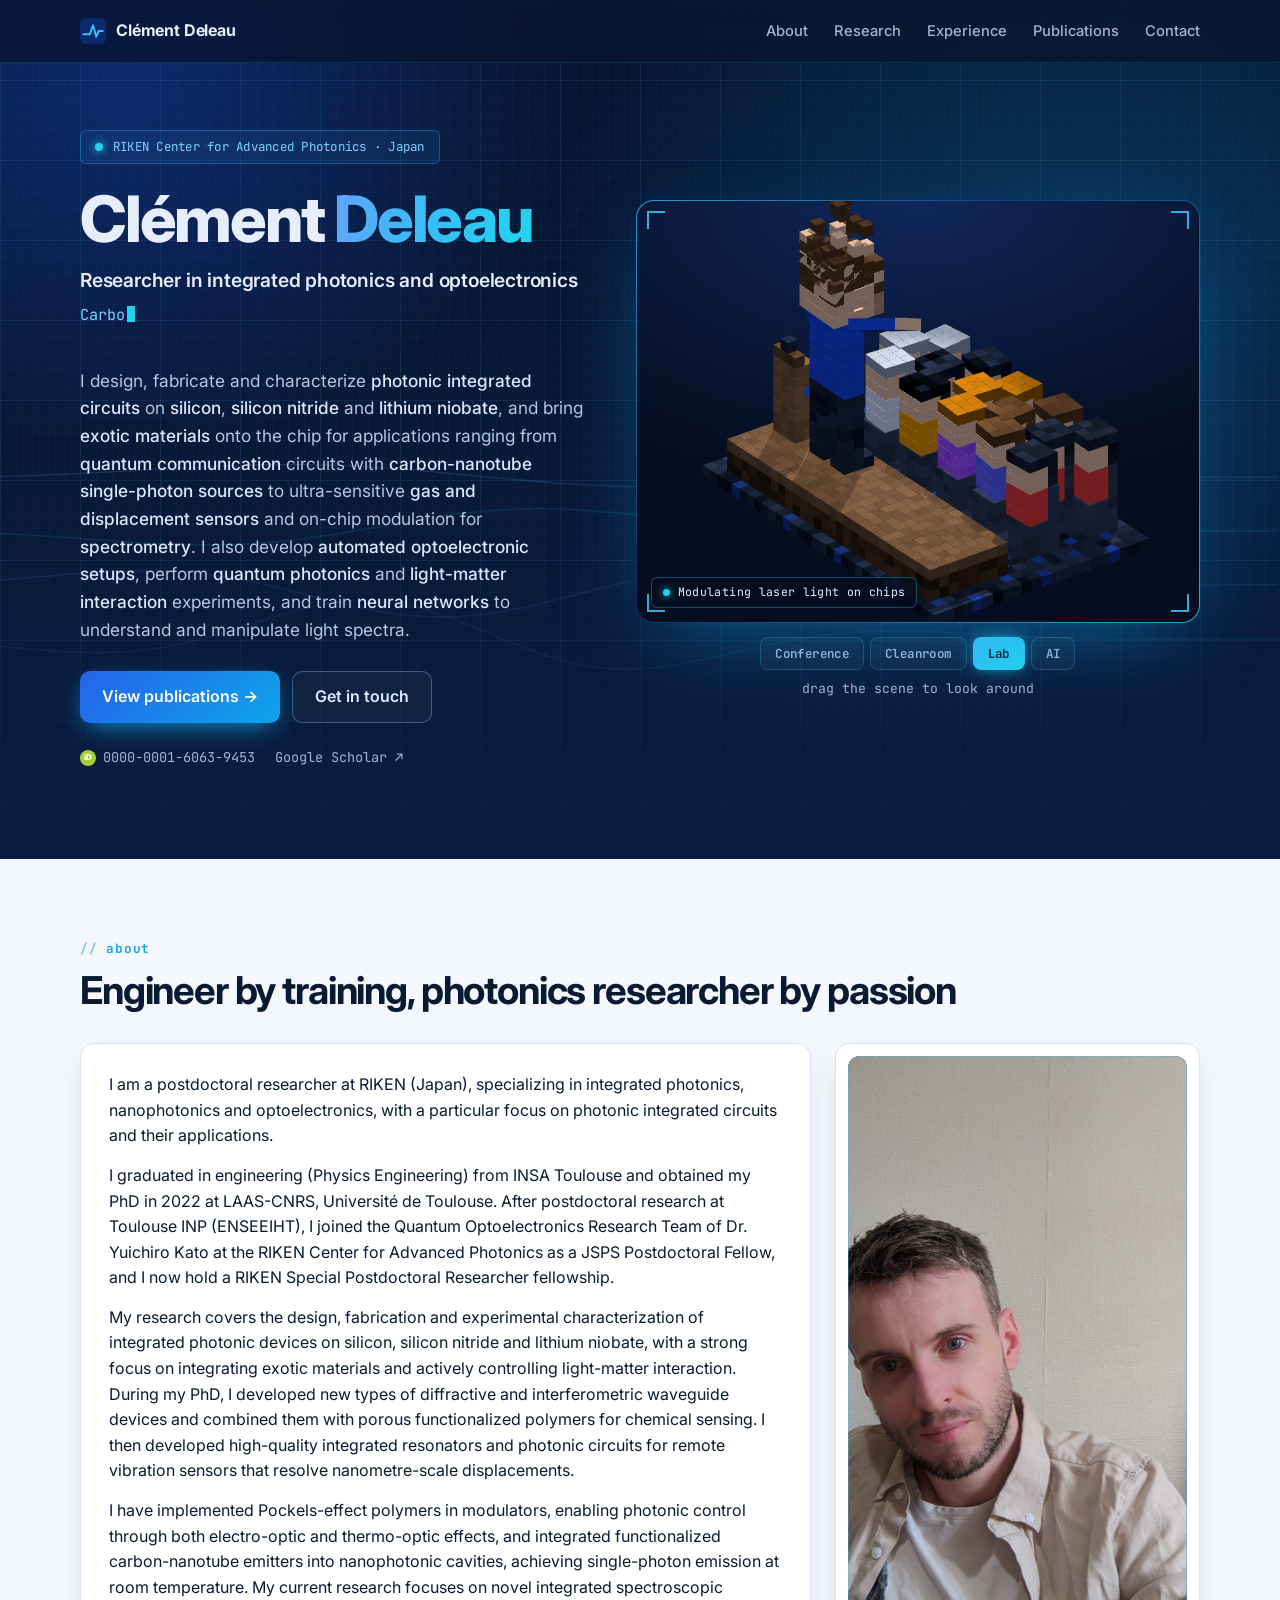
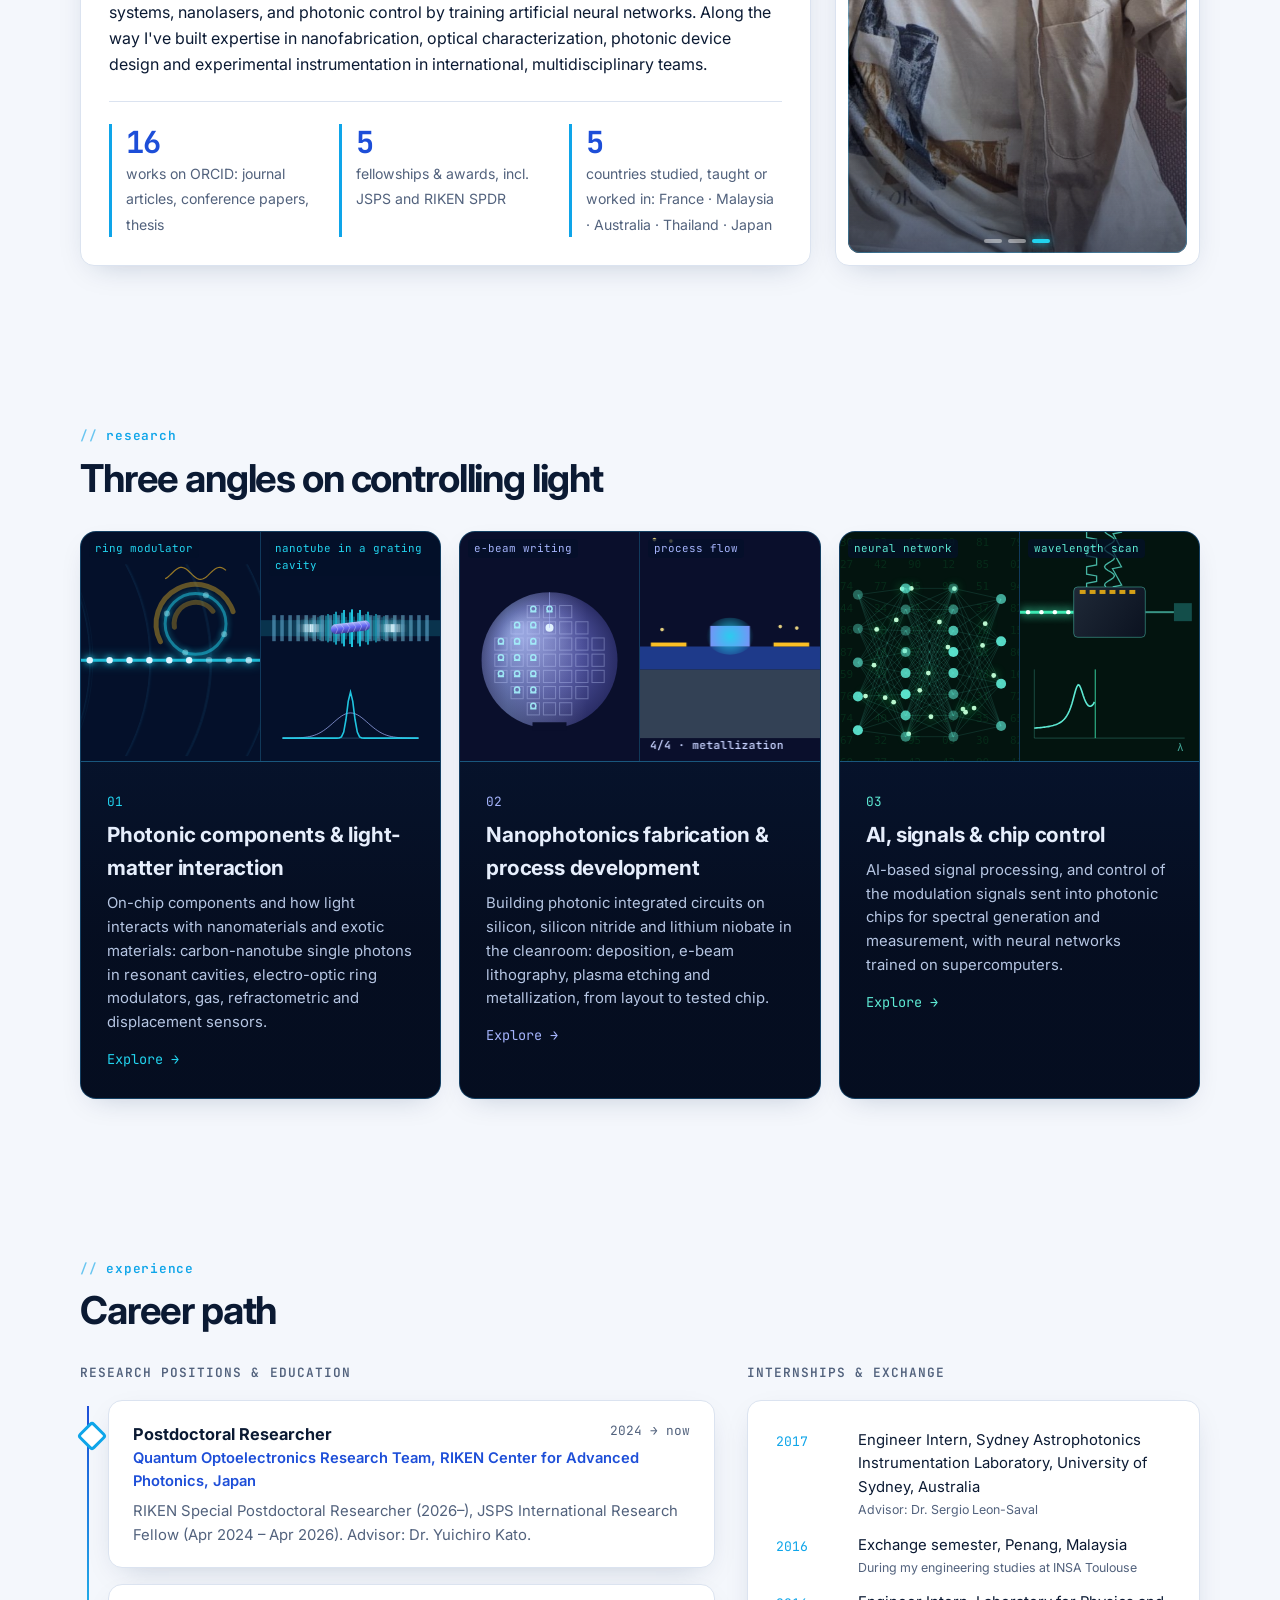
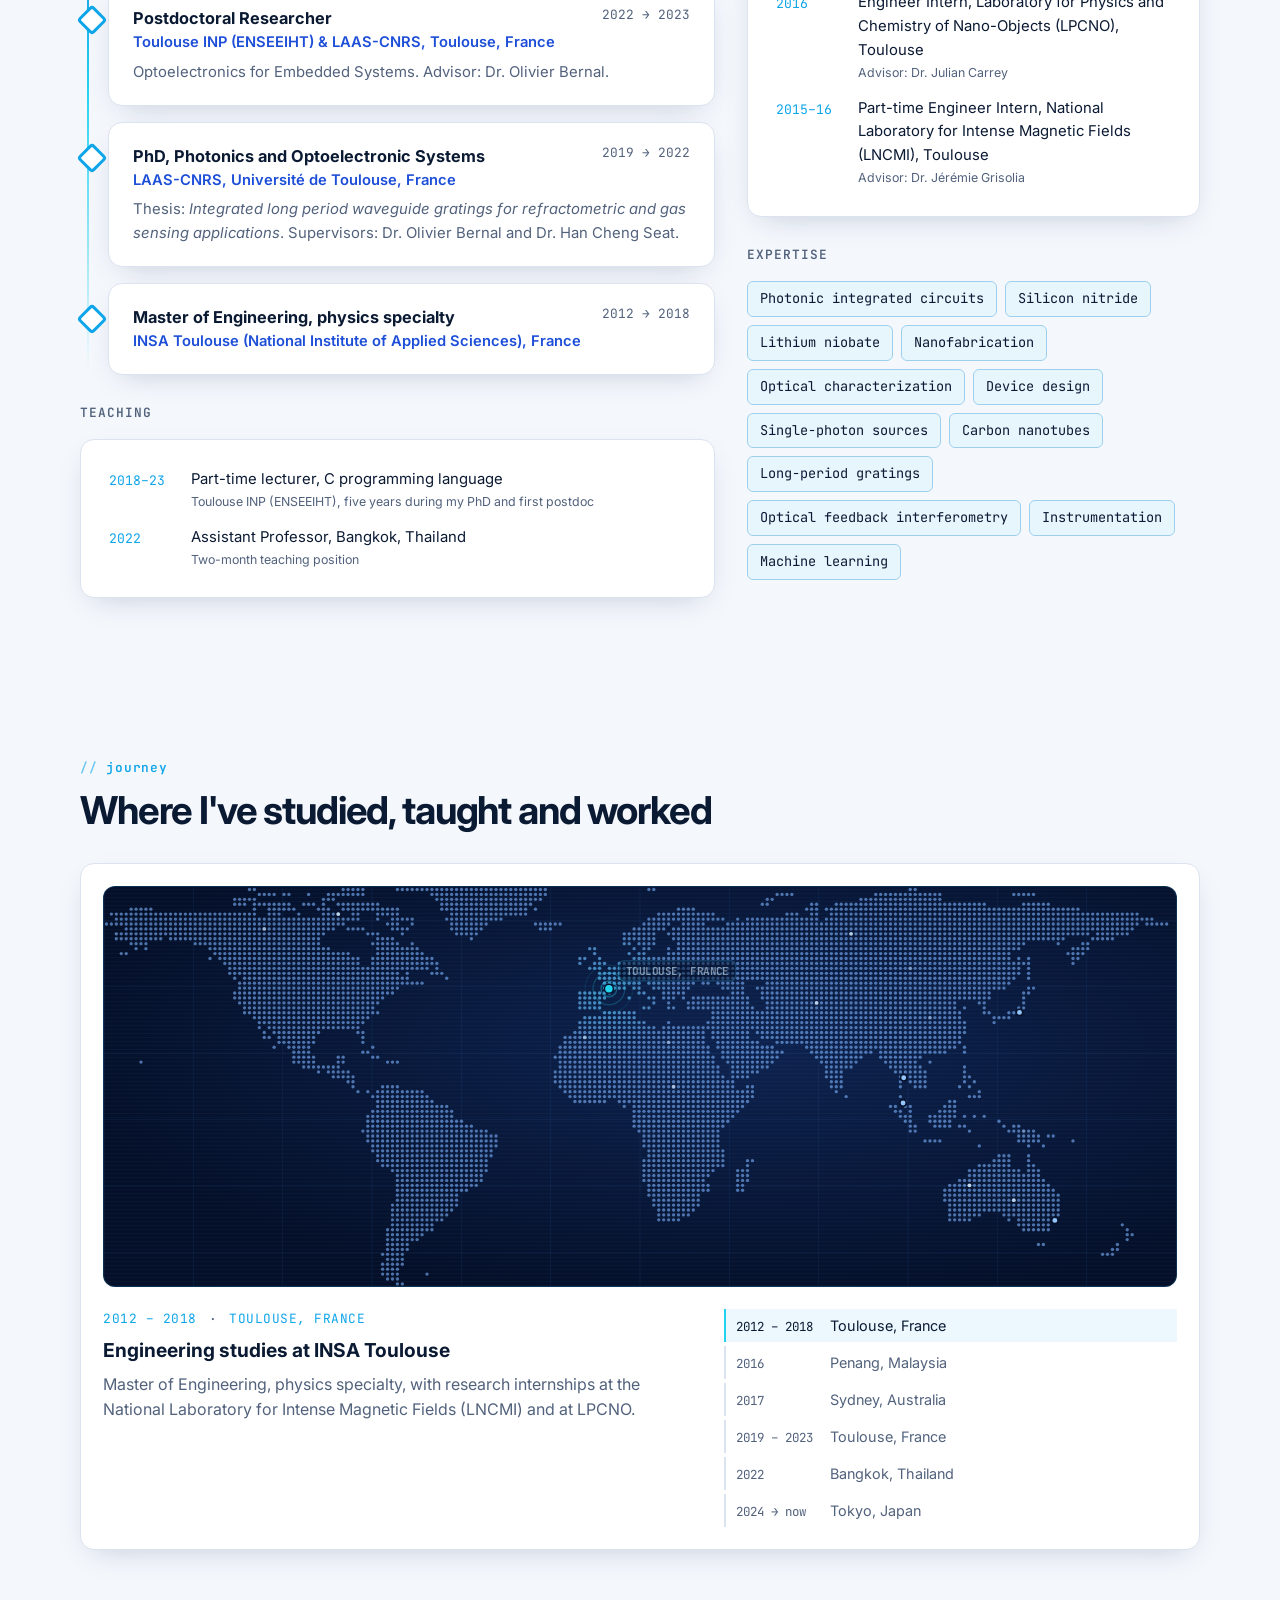
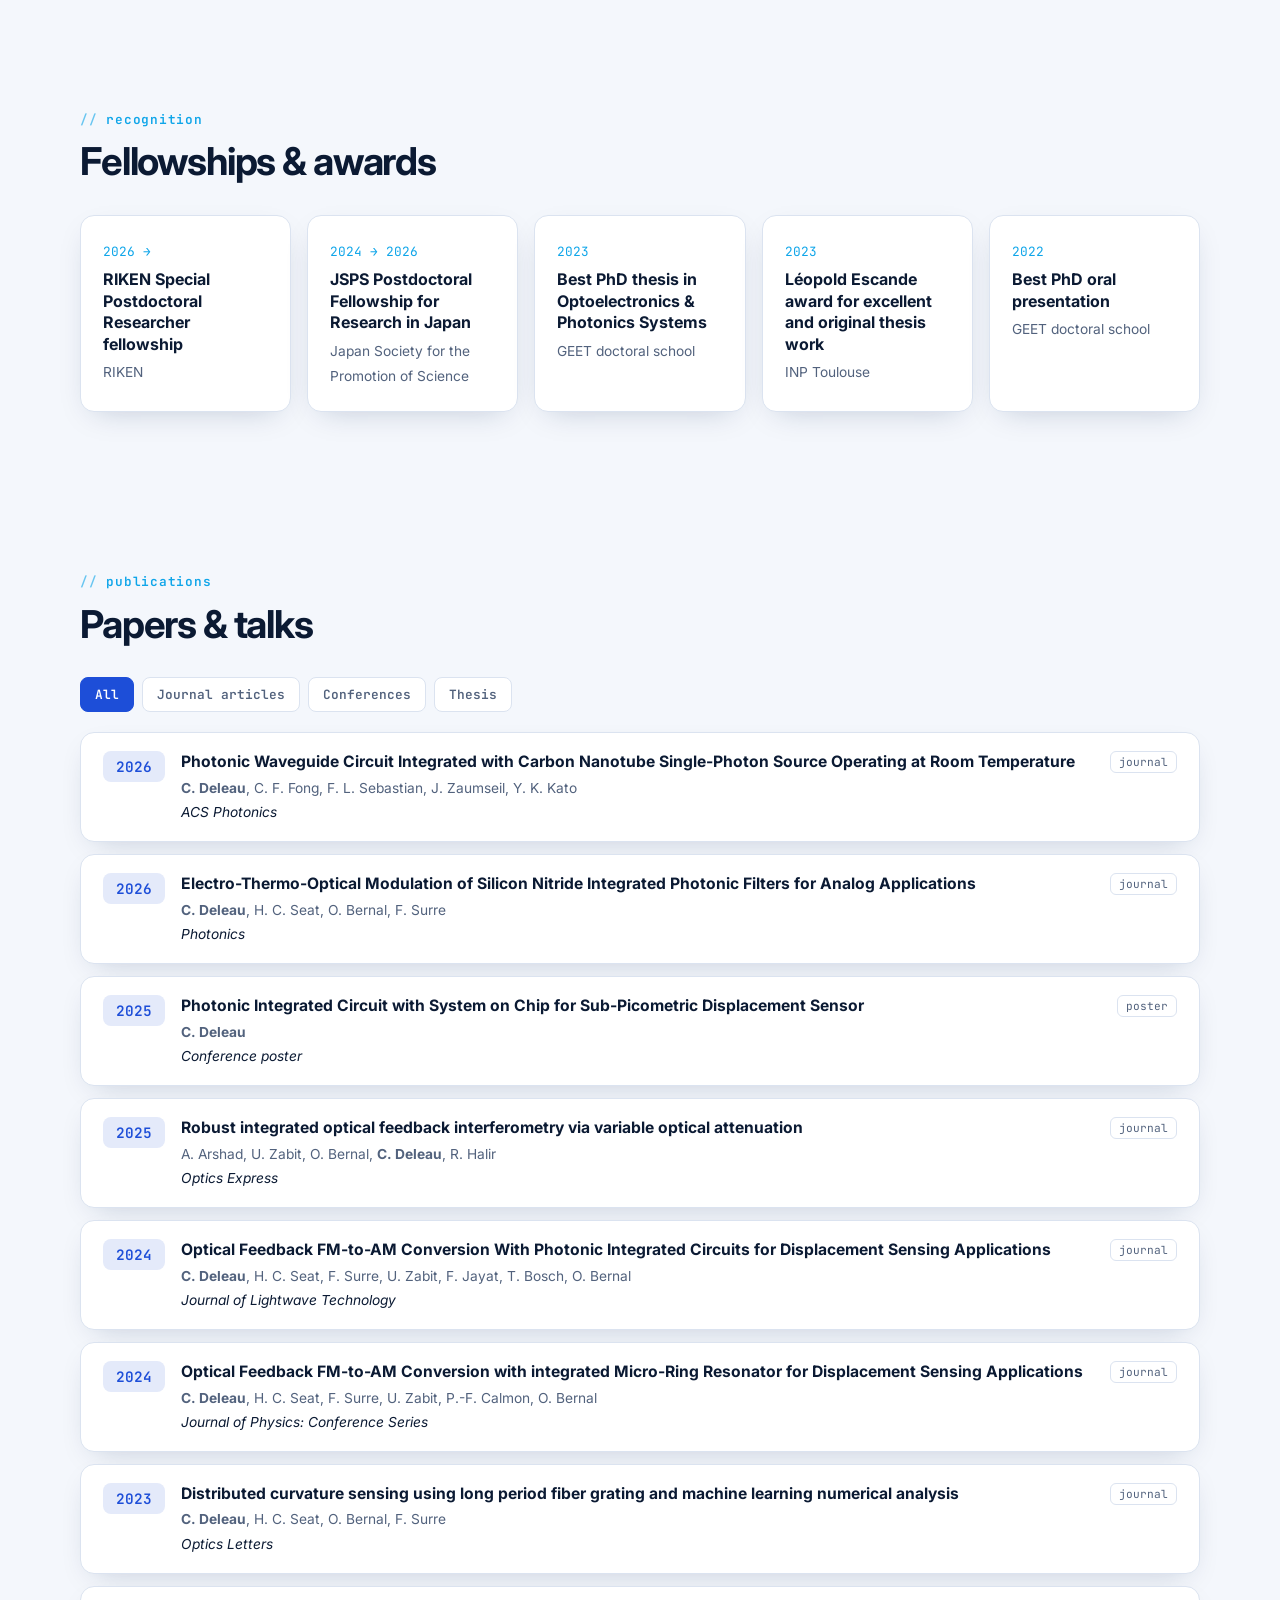
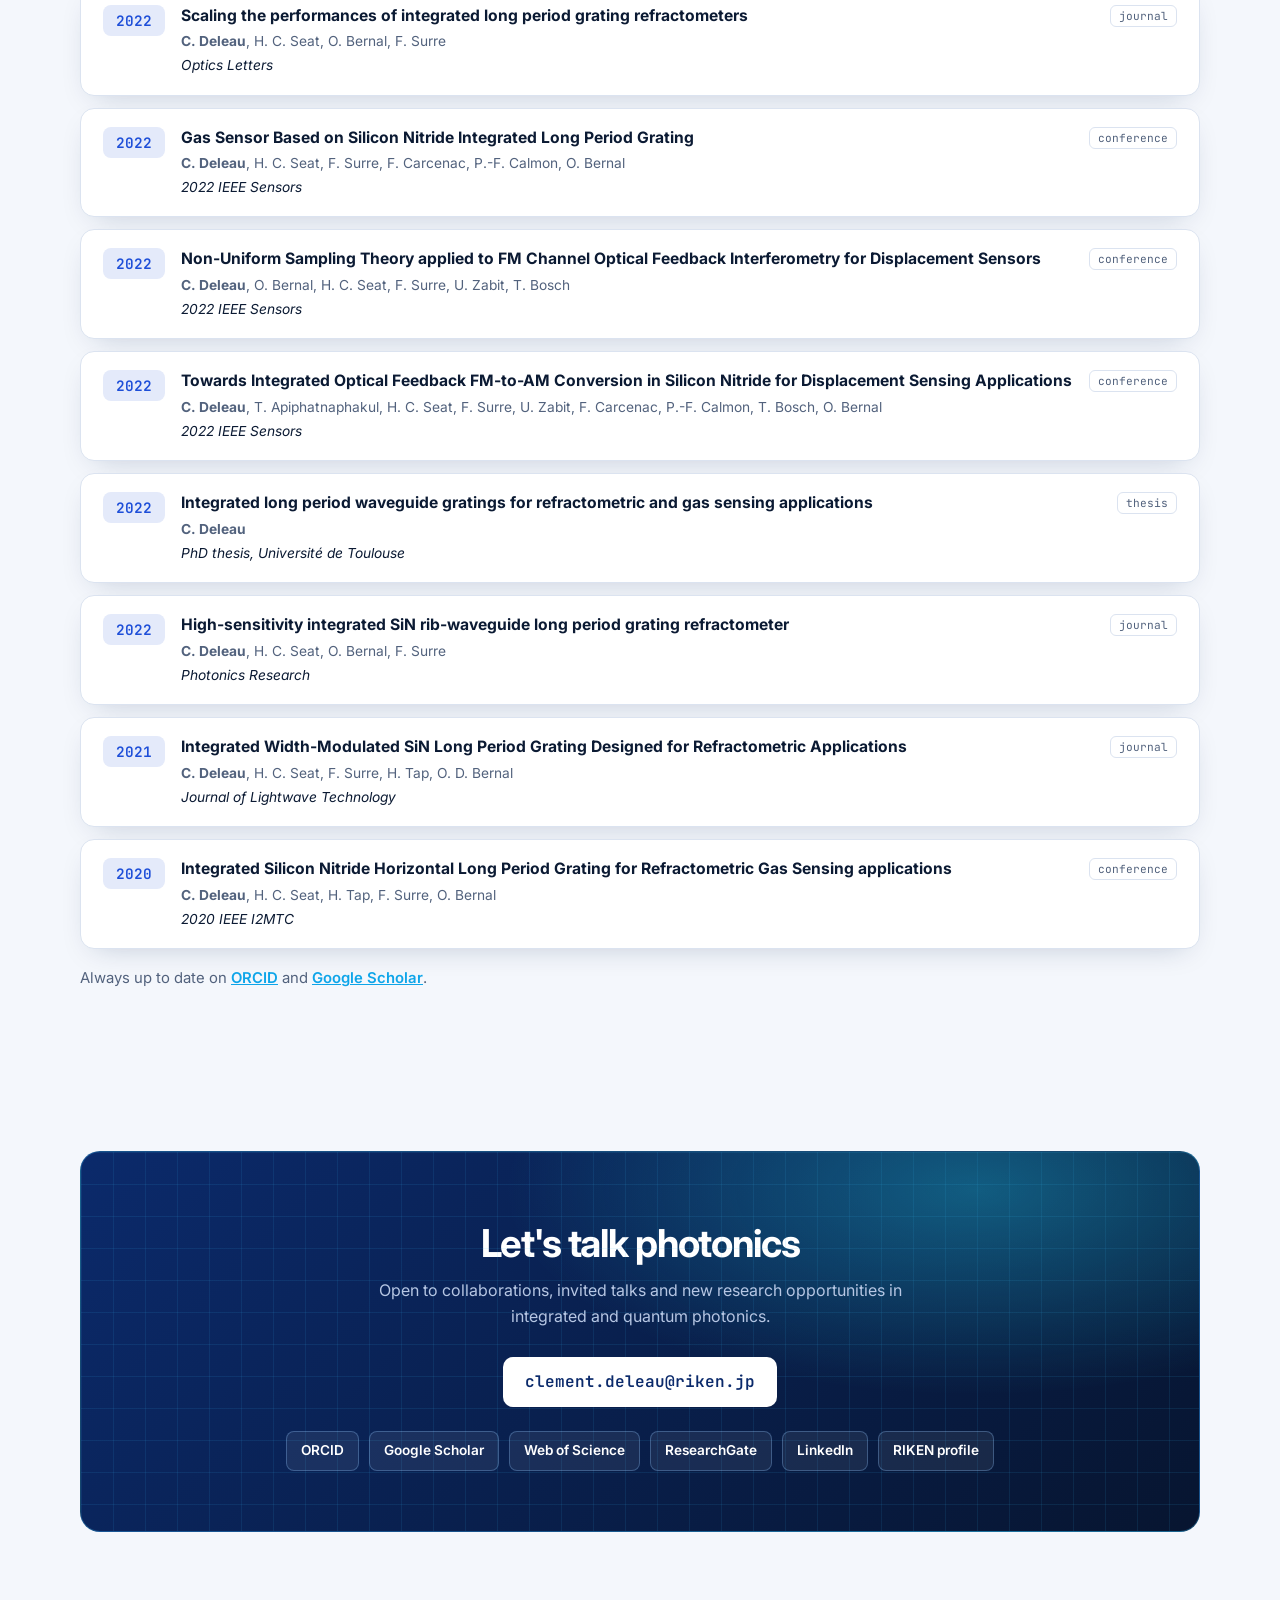
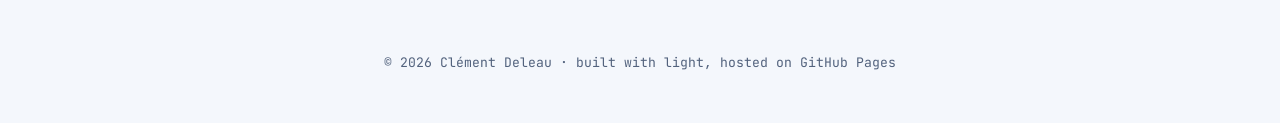
<file: index.html>
<!doctype html>
<html lang="en">
<head>
  <meta charset="utf-8">
  <meta name="viewport" content="width=device-width, initial-scale=1">
  <title>Clément Deleau · Photonics Researcher</title>
  <meta property="og:title" content="Clément Deleau · Photonics Researcher">
  <meta property="og:description" content="Integrated photonics, quantum light sources, optical sensors and AI for photonics. Postdoctoral researcher at RIKEN.">
  <meta property="og:image" content="https://clementdeleau.github.io/webpage/img/og.jpg">
  <meta property="og:type" content="website">
  <meta name="twitter:card" content="summary_large_image">
  <meta name="description" content="Clément Deleau, postdoctoral researcher at the RIKEN Center for Advanced Photonics. Integrated photonics, nanophotonics and optoelectronics for quantum technologies and sensing.">
  <link rel="preconnect" href="https://fonts.googleapis.com">
  <link rel="preconnect" href="https://fonts.gstatic.com" crossorigin>
  <link href="https://fonts.googleapis.com/css2?family=Inter:wght@400;500;600;700;800&family=JetBrains+Mono:wght@400;600&display=swap" rel="stylesheet">
  <link rel="icon" href="data:image/svg+xml,%3Csvg xmlns='http://www.w3.org/2000/svg' viewBox='0 0 64 64'%3E%3Crect width='64' height='64' rx='14' fill='%230b1f44'/%3E%3Cpath d='M8 40 L24 40 L32 18 L40 46 L46 32 L56 32' stroke='%2338bdf8' stroke-width='5' fill='none' stroke-linecap='round' stroke-linejoin='round'/%3E%3C/svg%3E">
  <link rel="stylesheet" href="style.css">
  <script type="importmap">
    { "imports": { "three": "./vendor/three.module.min.js" } }
  </script>
</head>
<body>
  <nav>
    <div class="wrap">
      <a class="logo" href="#">
        <svg width="26" height="26" viewBox="0 0 64 64"><rect width="64" height="64" rx="14" fill="#0b2a6b"/><path d="M8 40 L24 40 L32 18 L40 46 L46 32 L56 32" stroke="#38bdf8" stroke-width="5" fill="none" stroke-linecap="round" stroke-linejoin="round"/></svg>
        Clément Deleau
      </a>
      <ul>
        <li><a href="#about">About</a></li>
        <li><a href="#research">Research</a></li>
        <li><a href="#experience">Experience</a></li>
        <li><a href="#publications">Publications</a></li>
        <li><a href="#contact">Contact</a></li>
      </ul>
    </div>
  </nav>

  <header class="hero">
    <canvas id="waves" aria-hidden="true"></canvas>
    <div class="wrap hero-grid">
      <div>
        <span class="eyebrow"><span class="dot"></span>RIKEN Center for Advanced Photonics · Japan</span>
        <h1>Clément <span class="grad">Deleau</span></h1>
        <div class="subtitle">Researcher in integrated photonics and optoelectronics</div>
        <div class="role" id="role">Carbon nanotube single-photon sources on photonic chips</div>
        <p class="lead" id="lead">I design, fabricate and characterize <span class="kw">photonic integrated circuits</span> on <span class="kw">silicon</span>, <span class="kw">silicon nitride</span> and <span class="kw">lithium niobate</span>, and bring <span class="kw">exotic materials</span> onto the chip for applications ranging from <span class="kw">quantum communication</span> circuits with <span class="kw">carbon-nanotube single-photon sources</span> to ultra-sensitive <span class="kw">gas and displacement sensors</span> and on-chip modulation for <span class="kw">spectrometry</span>. I also develop <span class="kw">automated optoelectronic setups</span>, perform <span class="kw">quantum photonics</span> and <span class="kw">light-matter interaction</span> experiments, and train <span class="kw">neural networks</span> to understand and manipulate light spectra.</p>
        <div class="cta">
          <a class="btn btn-primary" href="#publications">View publications →</a>
          <a class="btn btn-ghost" href="#contact">Get in touch</a>
        </div>
        <div class="ids">
          <a href="https://orcid.org/0000-0001-6063-9453"><span class="orcid-badge">iD</span>0000-0001-6063-9453</a>
          <a href="https://scholar.google.com/citations?hl=en&user=ibZTll4AAAAJ">Google Scholar ↗</a>
        </div>
      </div>
      <div>
        <div class="stage" id="stage">
          <div class="stage-inner" id="slides">
            <div class="slide voxel active" data-label="LIVE · aligning a laser onto a silicon photonic chip">
              <canvas id="scene" aria-label="Animated voxel scene of Clément aligning a laser onto a silicon wafer in the lab"></canvas>
              <div class="fallback"><span class="grad">CD</span></div>
            </div>
            <div class="scan" id="scan"></div>
            <span class="corner c1"></span><span class="corner c2"></span><span class="corner c3"></span><span class="corner c4"></span>
            <div class="hud"><span class="label"><i></i><span id="label-text">Presenting scientific results and teaching</span></span></div>
          </div>
        </div>
        <div class="scene-tabs" id="scene-tabs" role="tablist" aria-label="Voxel scenes"></div>
        <p class="caption">drag the scene to look around</p>
      </div>
    </div>
  </header>

  <main>
    <section id="about">
      <div class="wrap">
        <div class="kicker">about</div>
        <h2>Engineer by training, photonics researcher by passion</h2>
        <div class="about-grid">
          <div class="card reveal">
            <p>I am a postdoctoral researcher at RIKEN (Japan), specializing in integrated photonics, nanophotonics and optoelectronics, with a particular focus on photonic integrated circuits and their applications.</p>
            <p>I graduated in engineering (Physics Engineering) from INSA Toulouse and obtained my PhD in 2022 at LAAS-CNRS, Université de Toulouse. After postdoctoral research at Toulouse INP (ENSEEIHT), I joined the Quantum Optoelectronics Research Team of Dr. Yuichiro Kato at the RIKEN Center for Advanced Photonics as a JSPS Postdoctoral Fellow, and I now hold a RIKEN Special Postdoctoral Researcher fellowship.</p>
            <p>My research covers the design, fabrication and experimental characterization of integrated photonic devices on silicon, silicon nitride and lithium niobate, with a strong focus on integrating exotic materials and actively controlling light-matter interaction. During my PhD, I developed new types of diffractive and interferometric waveguide devices and combined them with porous functionalized polymers for chemical sensing. I then developed high-quality integrated resonators and photonic circuits for remote vibration sensors that resolve nanometre-scale displacements.</p>
            <p>I have implemented Pockels-effect polymers in modulators, enabling photonic control through both electro-optic and thermo-optic effects, and integrated functionalized carbon-nanotube emitters into nanophotonic cavities, achieving single-photon emission at room temperature. My current research focuses on novel integrated spectroscopic systems, nanolasers, and photonic control by training artificial neural networks. Along the way I've built expertise in nanofabrication, optical characterization, photonic device design and experimental instrumentation in international, multidisciplinary teams.</p>
            <div class="stats">
              <div class="stat"><strong>16</strong><span>works on ORCID: journal articles, conference papers, thesis</span></div>
              <div class="stat"><strong>5</strong><span>fellowships &amp; awards, incl. JSPS and RIKEN SPDR</span></div>
              <div class="stat"><strong>5</strong><span>countries studied, taught or worked in: France · Malaysia · Australia · Thailand · Japan</span></div>
            </div>
          </div>
          <div class="card photo-card reveal">
            <figure class="gallery" id="gallery" aria-label="Photos of Clément"><div class="gallery-dots"></div></figure>
          </div>
        </div>
      </div>
    </section>

    <section id="research">
      <div class="wrap">
        <div class="kicker">research</div>
        <h2>Three angles on controlling light</h2>
        <div class="deep">
          <a class="dive reveal" href="optoelectronics.html" data-warp style="--c1:#0ea5e9;--c2:#22d3ee">
            <div class="dive-vis" aria-hidden="true">
              <figure><canvas data-anim="optics"></canvas><figcaption>ring modulator</figcaption></figure>
              <figure><canvas data-anim="cnt"></canvas><figcaption>nanotube in a grating cavity</figcaption></figure>
            </div>
            <div class="dive-body">
              <span class="dive-n">01</span>
              <h3>Photonic components &amp; light-matter interaction</h3>
              <p>On-chip components and how light interacts with nanomaterials and exotic materials: carbon-nanotube single photons in resonant cavities, electro-optic ring modulators, gas, refractometric and displacement sensors.</p>
              <span class="dive-go">Explore →</span>
            </div>
          </a>
          <a class="dive reveal" href="cleanroom.html" data-warp style="--c1:#6366f1;--c2:#a5b4fc">
            <div class="dive-vis" aria-hidden="true">
              <figure><canvas data-anim="fab"></canvas><figcaption>e-beam writing</figcaption></figure>
              <figure><canvas data-anim="proc"></canvas><figcaption>process flow</figcaption></figure>
            </div>
            <div class="dive-body">
              <span class="dive-n">02</span>
              <h3>Nanophotonics fabrication &amp; process development</h3>
              <p>Building photonic integrated circuits on silicon, silicon nitride and lithium niobate in the cleanroom: deposition, e-beam lithography, plasma etching and metallization, from layout to tested chip.</p>
              <span class="dive-go">Explore →</span>
            </div>
          </a>
          <a class="dive reveal" href="ai.html" data-warp style="--c1:#22c55e;--c2:#5eead4">
            <div class="dive-vis" aria-hidden="true">
              <figure><canvas data-anim="ai"></canvas><figcaption>neural network</figcaption></figure>
              <figure><canvas data-anim="scan"></canvas><figcaption>wavelength scan</figcaption></figure>
            </div>
            <div class="dive-body">
              <span class="dive-n">03</span>
              <h3>AI, signals &amp; chip control</h3>
              <p>AI-based signal processing, and control of the modulation signals sent into photonic chips for spectral generation and measurement, with neural networks trained on supercomputers.</p>
              <span class="dive-go">Explore →</span>
            </div>
          </a>
        </div>
      </div>
    </section>

    <section id="experience">
      <div class="wrap">
        <div class="kicker">experience</div>
        <h2>Career path</h2>
        <div class="cols">
          <div>
            <h3 class="sub">Research positions &amp; education</h3>
            <div class="timeline">
              <div class="item card reveal">
                <div class="item-head"><h4>Postdoctoral Researcher</h4><span class="when">2024 → now</span></div>
                <div class="org">Quantum Optoelectronics Research Team, RIKEN Center for Advanced Photonics, Japan</div>
                <p>RIKEN Special Postdoctoral Researcher (2026–), JSPS International Research Fellow (Apr 2024 – Apr 2026). Advisor: Dr. Yuichiro Kato.</p>
              </div>
              <div class="item card reveal">
                <div class="item-head"><h4>Postdoctoral Researcher</h4><span class="when">2022 → 2023</span></div>
                <div class="org">Toulouse INP (ENSEEIHT) &amp; LAAS-CNRS, Toulouse, France</div>
                <p>Optoelectronics for Embedded Systems. Advisor: Dr. Olivier Bernal.</p>
              </div>
              <div class="item card reveal">
                <div class="item-head"><h4>PhD, Photonics and Optoelectronic Systems</h4><span class="when">2019 → 2022</span></div>
                <div class="org">LAAS-CNRS, Université de Toulouse, France</div>
                <p>Thesis: <em>Integrated long period waveguide gratings for refractometric and gas sensing applications</em>. Supervisors: Dr. Olivier Bernal and Dr. Han Cheng Seat.</p>
              </div>
              <div class="item card reveal">
                <div class="item-head"><h4>Master of Engineering, physics specialty</h4><span class="when">2012 → 2018</span></div>
                <div class="org">INSA Toulouse (National Institute of Applied Sciences), France</div>
              </div>
            </div>
            <h3 class="sub" style="margin-top:28px">Teaching</h3>
            <ul class="mini card reveal">
              <li><span class="y">2018–23</span><div>Part-time lecturer, C programming language<small>Toulouse INP (ENSEEIHT), five years during my PhD and first postdoc</small></div></li>
              <li><span class="y">2022</span><div>Assistant Professor, Bangkok, Thailand<small>Two-month teaching position</small></div></li>
            </ul>
          </div>
          <div>
            <h3 class="sub">Internships &amp; exchange</h3>
            <ul class="mini card reveal">
              <li><span class="y">2017</span><div>Engineer Intern, Sydney Astrophotonics Instrumentation Laboratory, University of Sydney, Australia<small>Advisor: Dr. Sergio Leon-Saval</small></div></li>
              <li><span class="y">2016</span><div>Exchange semester, Penang, Malaysia<small>During my engineering studies at INSA Toulouse</small></div></li>
              <li><span class="y">2016</span><div>Engineer Intern, Laboratory for Physics and Chemistry of Nano-Objects (LPCNO), Toulouse<small>Advisor: Dr. Julian Carrey</small></div></li>
              <li><span class="y">2015–16</span><div>Part-time Engineer Intern, National Laboratory for Intense Magnetic Fields (LNCMI), Toulouse<small>Advisor: Dr. Jérémie Grisolia</small></div></li>
            </ul>
            <h3 class="sub" style="margin-top:28px">Expertise</h3>
            <div class="tags reveal">
              <span class="tag">Photonic integrated circuits</span><span class="tag">Silicon nitride</span><span class="tag">Lithium niobate</span>
              <span class="tag">Nanofabrication</span><span class="tag">Optical characterization</span><span class="tag">Device design</span>
              <span class="tag">Single-photon sources</span><span class="tag">Carbon nanotubes</span><span class="tag">Long-period gratings</span>
              <span class="tag">Optical feedback interferometry</span><span class="tag">Instrumentation</span><span class="tag">Machine learning</span>
            </div>
          </div>
        </div>
      </div>
    </section>

    <section id="journey">
      <div class="wrap">
        <div class="kicker">journey</div>
        <h2>Where I've studied, taught and worked</h2>
        <div class="journey card reveal">
          <div class="map-wrap">
            <canvas id="map" aria-label="Animated map of Clément's journey: France, Malaysia, Australia, Thailand and Japan"></canvas>
          </div>
          <div class="stop-panel">
            <div class="stop-meta"><span id="stop-when"></span><span id="stop-where"></span></div>
            <h3 id="stop-title"></h3>
            <p id="stop-text"></p>
            <ol class="stops" id="stops"></ol>
          </div>
        </div>
      </div>
    </section>

    <section id="awards">
      <div class="wrap">
        <div class="kicker">recognition</div>
        <h2>Fellowships &amp; awards</h2>
        <div class="awards">
          <div class="card award reveal"><span class="yr">2026 →</span><strong>RIKEN Special Postdoctoral Researcher fellowship</strong><span>RIKEN</span></div>
          <div class="card award reveal"><span class="yr">2024 → 2026</span><strong>JSPS Postdoctoral Fellowship for Research in Japan</strong><span>Japan Society for the Promotion of Science</span></div>
          <div class="card award reveal"><span class="yr">2023</span><strong>Best PhD thesis in Optoelectronics &amp; Photonics Systems</strong><span>GEET doctoral school</span></div>
          <div class="card award reveal"><span class="yr">2023</span><strong>Léopold Escande award for excellent and original thesis work</strong><span>INP Toulouse</span></div>
          <div class="card award reveal"><span class="yr">2022</span><strong>Best PhD oral presentation</strong><span>GEET doctoral school</span></div>
        </div>
      </div>
    </section>

    <section id="publications">
      <div class="wrap">
        <div class="kicker">publications</div>
        <h2>Papers &amp; talks</h2>
        <div class="filters" id="filters">
          <button class="on" data-f="all">All</button>
          <button data-f="journal">Journal articles</button>
          <button data-f="conf">Conferences</button>
          <button data-f="thesis">Thesis</button>
        </div>
        <ul class="pubs" id="pubs">
          <li class="card pub" data-t="journal"><div class="yr">2026</div><div>
            <h4><a href="https://doi.org/10.1021/acsphotonics.6c00422">Photonic Waveguide Circuit Integrated with Carbon Nanotube Single-Photon Source Operating at Room Temperature</a></h4>
            <div class="authors"><strong>C. Deleau</strong>, C. F. Fong, F. L. Sebastian, J. Zaumseil, Y. K. Kato</div>
            <div class="venue">ACS Photonics</div></div><span class="type">journal</span></li>
          <li class="card pub" data-t="journal"><div class="yr">2026</div><div>
            <h4><a href="https://doi.org/10.3390/photonics13020149">Electro-Thermo-Optical Modulation of Silicon Nitride Integrated Photonic Filters for Analog Applications</a></h4>
            <div class="authors"><strong>C. Deleau</strong>, H. C. Seat, O. Bernal, F. Surre</div>
            <div class="venue">Photonics</div></div><span class="type">journal</span></li>
          <li class="card pub" data-t="conf"><div class="yr">2025</div><div>
            <h4>Photonic Integrated Circuit with System on Chip for Sub-Picometric Displacement Sensor</h4>
            <div class="authors"><strong>C. Deleau</strong></div>
            <div class="venue">Conference poster</div></div><span class="type">poster</span></li>
          <li class="card pub" data-t="journal"><div class="yr">2025</div><div>
            <h4><a href="https://doi.org/10.1364/oe.550127">Robust integrated optical feedback interferometry via variable optical attenuation</a></h4>
            <div class="authors">A. Arshad, U. Zabit, O. Bernal, <strong>C. Deleau</strong>, R. Halir</div>
            <div class="venue">Optics Express</div></div><span class="type">journal</span></li>
          <li class="card pub" data-t="journal"><div class="yr">2024</div><div>
            <h4><a href="https://doi.org/10.1109/JLT.2024.3355048">Optical Feedback FM-to-AM Conversion With Photonic Integrated Circuits for Displacement Sensing Applications</a></h4>
            <div class="authors"><strong>C. Deleau</strong>, H. C. Seat, F. Surre, U. Zabit, F. Jayat, T. Bosch, O. Bernal</div>
            <div class="venue">Journal of Lightwave Technology</div></div><span class="type">journal</span></li>
          <li class="card pub" data-t="journal"><div class="yr">2024</div><div>
            <h4><a href="https://doi.org/10.1088/1742-6596/2698/1/012016">Optical Feedback FM-to-AM Conversion with integrated Micro-Ring Resonator for Displacement Sensing Applications</a></h4>
            <div class="authors"><strong>C. Deleau</strong>, H. C. Seat, F. Surre, U. Zabit, P.-F. Calmon, O. Bernal</div>
            <div class="venue">Journal of Physics: Conference Series</div></div><span class="type">journal</span></li>
          <li class="card pub" data-t="journal"><div class="yr">2023</div><div>
            <h4><a href="https://doi.org/10.1364/OL.499042">Distributed curvature sensing using long period fiber grating and machine learning numerical analysis</a></h4>
            <div class="authors"><strong>C. Deleau</strong>, H. C. Seat, O. Bernal, F. Surre</div>
            <div class="venue">Optics Letters</div></div><span class="type">journal</span></li>
          <li class="card pub" data-t="journal"><div class="yr">2022</div><div>
            <h4><a href="https://doi.org/10.1364/OL.464616">Scaling the performances of integrated long period grating refractometers</a></h4>
            <div class="authors"><strong>C. Deleau</strong>, H. C. Seat, O. Bernal, F. Surre</div>
            <div class="venue">Optics Letters</div></div><span class="type">journal</span></li>
          <li class="card pub" data-t="conf"><div class="yr">2022</div><div>
            <h4><a href="https://doi.org/10.1109/sensors52175.2022.9967080">Gas Sensor Based on Silicon Nitride Integrated Long Period Grating</a></h4>
            <div class="authors"><strong>C. Deleau</strong>, H. C. Seat, F. Surre, F. Carcenac, P.-F. Calmon, O. Bernal</div>
            <div class="venue">2022 IEEE Sensors</div></div><span class="type">conference</span></li>
          <li class="card pub" data-t="conf"><div class="yr">2022</div><div>
            <h4><a href="https://doi.org/10.1109/sensors52175.2022.9967106">Non-Uniform Sampling Theory applied to FM Channel Optical Feedback Interferometry for Displacement Sensors</a></h4>
            <div class="authors"><strong>C. Deleau</strong>, O. Bernal, H. C. Seat, F. Surre, U. Zabit, T. Bosch</div>
            <div class="venue">2022 IEEE Sensors</div></div><span class="type">conference</span></li>
          <li class="card pub" data-t="conf"><div class="yr">2022</div><div>
            <h4><a href="https://doi.org/10.1109/sensors52175.2022.9967153">Towards Integrated Optical Feedback FM-to-AM Conversion in Silicon Nitride for Displacement Sensing Applications</a></h4>
            <div class="authors"><strong>C. Deleau</strong>, T. Apiphatnaphakul, H. C. Seat, F. Surre, U. Zabit, F. Carcenac, P.-F. Calmon, T. Bosch, O. Bernal</div>
            <div class="venue">2022 IEEE Sensors</div></div><span class="type">conference</span></li>
          <li class="card pub" data-t="thesis"><div class="yr">2022</div><div>
            <h4><a href="https://theses.hal.science/tel-04192882">Integrated long period waveguide gratings for refractometric and gas sensing applications</a></h4>
            <div class="authors"><strong>C. Deleau</strong></div>
            <div class="venue">PhD thesis, Université de Toulouse</div></div><span class="type">thesis</span></li>
          <li class="card pub" data-t="journal"><div class="yr">2022</div><div>
            <h4><a href="https://doi.org/10.1364/PRJ.444825">High-sensitivity integrated SiN rib-waveguide long period grating refractometer</a></h4>
            <div class="authors"><strong>C. Deleau</strong>, H. C. Seat, O. Bernal, F. Surre</div>
            <div class="venue">Photonics Research</div></div><span class="type">journal</span></li>
          <li class="card pub" data-t="journal"><div class="yr">2021</div><div>
            <h4><a href="https://doi.org/10.1109/JLT.2021.3078228">Integrated Width-Modulated SiN Long Period Grating Designed for Refractometric Applications</a></h4>
            <div class="authors"><strong>C. Deleau</strong>, H. C. Seat, F. Surre, H. Tap, O. D. Bernal</div>
            <div class="venue">Journal of Lightwave Technology</div></div><span class="type">journal</span></li>
          <li class="card pub" data-t="conf"><div class="yr">2020</div><div>
            <h4><a href="https://doi.org/10.1109/i2mtc43012.2020.9129170">Integrated Silicon Nitride Horizontal Long Period Grating for Refractometric Gas Sensing applications</a></h4>
            <div class="authors"><strong>C. Deleau</strong>, H. C. Seat, H. Tap, F. Surre, O. Bernal</div>
            <div class="venue">2020 IEEE I2MTC</div></div><span class="type">conference</span></li>
        </ul>
        <p class="more">Always up to date on <a href="https://orcid.org/0000-0001-6063-9453">ORCID</a> and <a href="https://scholar.google.com/citations?hl=en&user=ibZTll4AAAAJ">Google Scholar</a>.</p>
      </div>
    </section>

    <section id="contact">
      <div class="wrap">
        <div class="contact reveal">
          <h2>Let's talk photonics</h2>
          <p>Open to collaborations, invited talks and new research opportunities in integrated and quantum photonics.</p>
          <a class="btn" href="mailto:clement.deleau@riken.jp">clement.deleau@riken.jp</a>
          <div class="socials">
            <a href="https://orcid.org/0000-0001-6063-9453">ORCID</a>
            <a href="https://scholar.google.com/citations?hl=en&user=ibZTll4AAAAJ">Google Scholar</a>
            <a href="https://www.webofscience.com/wos/author/record/AFA-5989-2022">Web of Science</a>
            <a href="https://www.researchgate.net/profile/Clement-Deleau">ResearchGate</a>
            <a href="https://www.linkedin.com/in/clement-deleau-739a42133/">LinkedIn</a>
            <a href="https://katogroup.riken.jp/en/clement.html">RIKEN profile</a>
          </div>
        </div>
      </div>
    </section>
  </main>

  <footer>© <span id="year"></span> Clément Deleau · built with light, hosted on GitHub Pages</footer>

  <script>
    // Voxel scenes in the hero (ids match voxel-lab.js); they cycle automatically.
    window.SCENES = [
      { id: "talk", name: "Conference", label: "Presenting scientific results and teaching" },
      { id: "clean", name: "Cleanroom", label: "Fabricating nanotechnologies in cleanroom" },
      { id: "lab", name: "Lab", label: "Modulating laser light on chips" },
      { id: "ai", name: "AI", label: "Training neural networks to understand photonics" },
    ];
    // Photos in the About section gallery. pos = focal point when cropped.
    window.PHOTOS = [
      { src: "img/portrait-forest.jpg", alt: "Clément Deleau in a forest", pos: "50% 45%" },
      { src: "img/light-painting.jpg", alt: "Light painting with LEDs", pos: "50% 45%" },
      { src: "img/portrait-casual.jpg", alt: "Clément Deleau at home", pos: "30% 40%" },
    ];
  </script>
  <script src="site.js"></script>
  <script src="anim.js"></script>
  <script src="map-data.js"></script>
  <script src="map.js"></script>
  <script type="module" src="voxel-lab.js"></script>
</body>
</html>
</file>
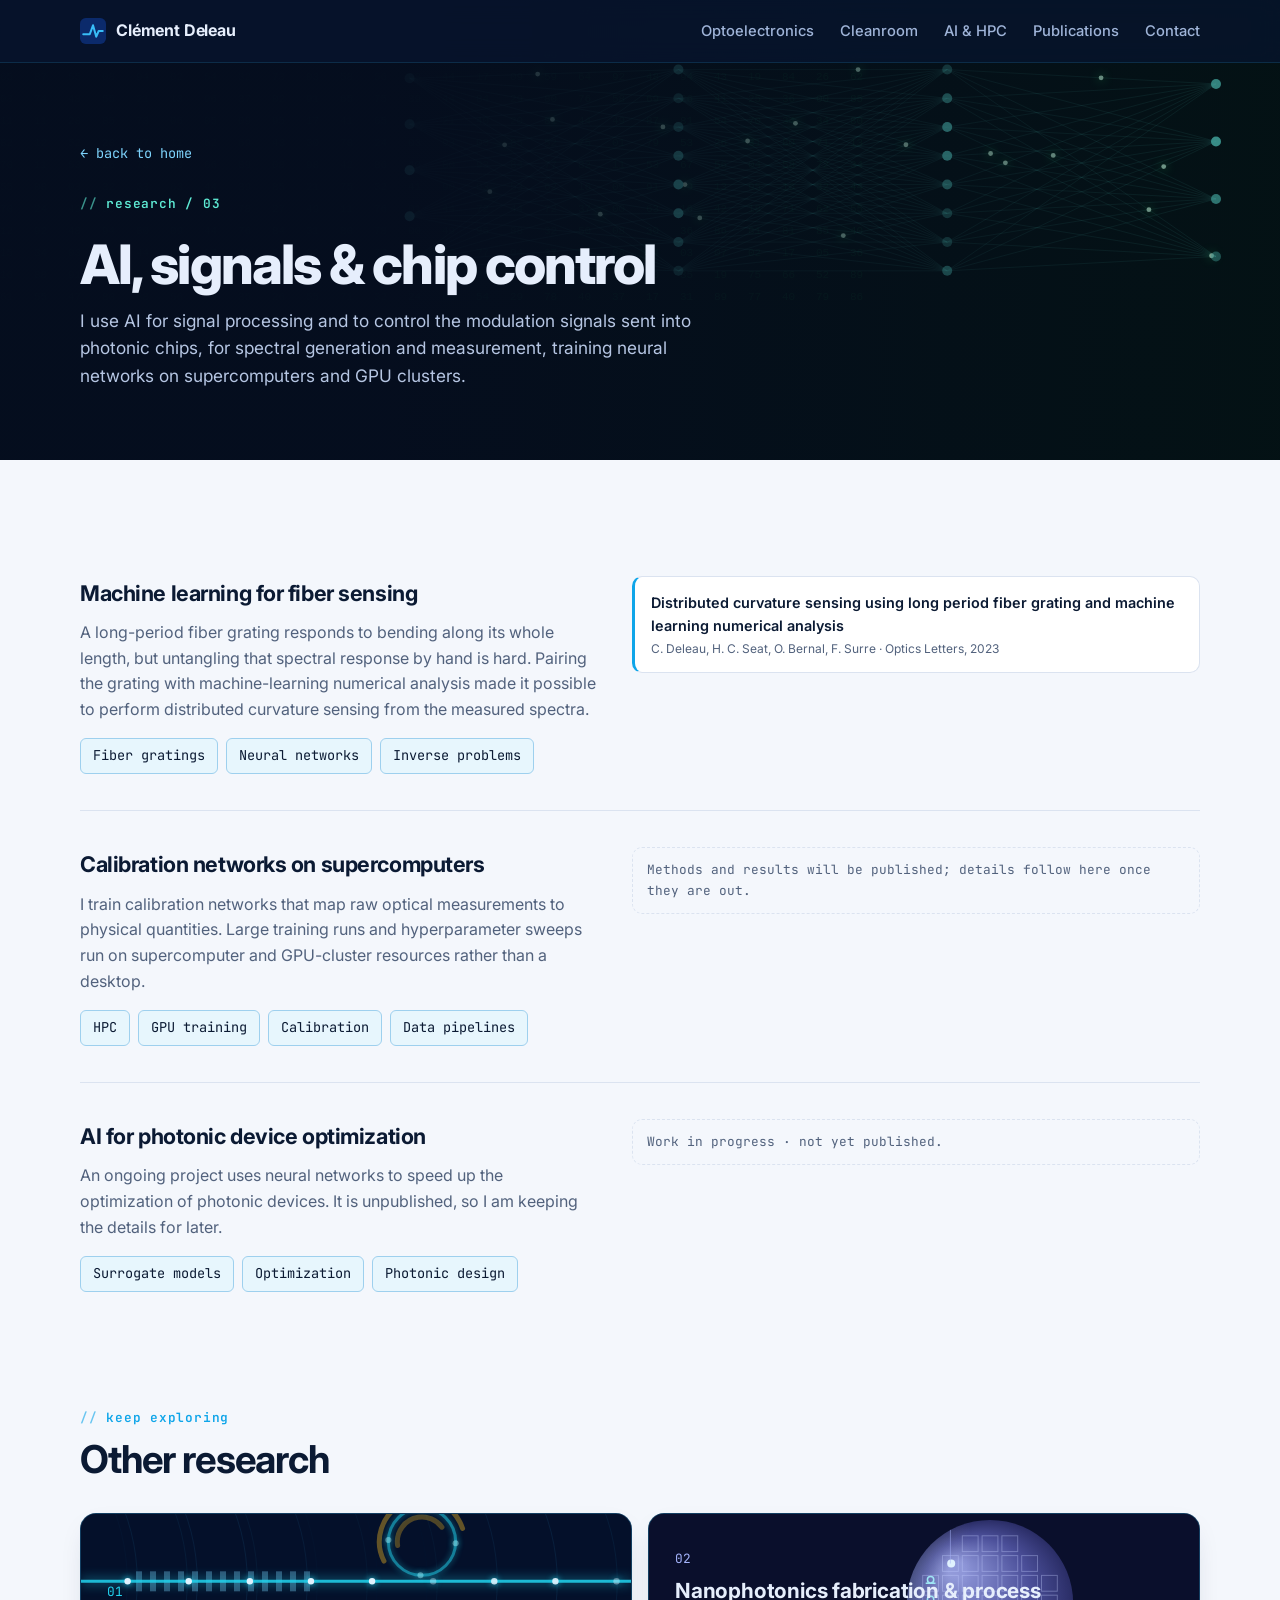
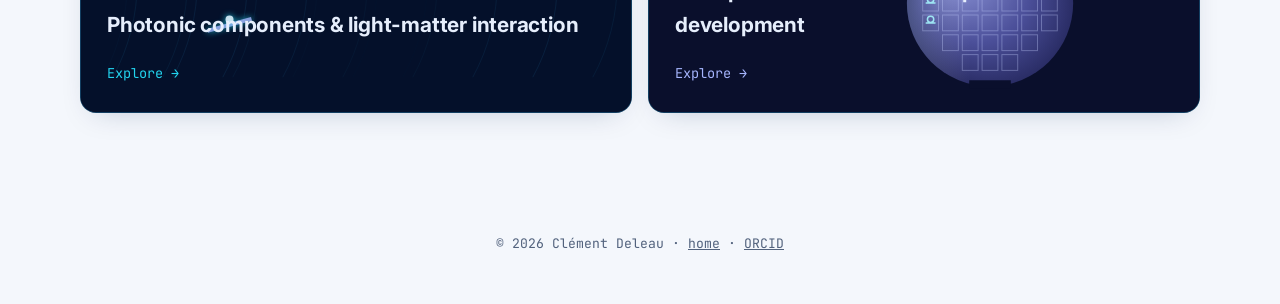
<file: ai.html>
<!doctype html>
<html lang="en">
<head>
  <meta charset="utf-8">
  <meta name="viewport" content="width=device-width, initial-scale=1">
  <title>AI, signals & chip control · Clément Deleau</title>
  <meta name="description" content="Neural networks trained on supercomputers for sensor calibration and photonic device optimization.">
  <meta property="og:image" content="https://clementdeleau.github.io/webpage/img/og.jpg">
  <link rel="preconnect" href="https://fonts.googleapis.com">
  <link rel="preconnect" href="https://fonts.gstatic.com" crossorigin>
  <link href="https://fonts.googleapis.com/css2?family=Inter:wght@400;500;600;700;800&family=JetBrains+Mono:wght@400;600&display=swap" rel="stylesheet">
  <link rel="icon" href="data:image/svg+xml,%3Csvg xmlns='http://www.w3.org/2000/svg' viewBox='0 0 64 64'%3E%3Crect width='64' height='64' rx='14' fill='%230b1f44'/%3E%3Cpath d='M8 40 L24 40 L32 18 L40 46 L46 32 L56 32' stroke='%2338bdf8' stroke-width='5' fill='none' stroke-linecap='round' stroke-linejoin='round'/%3E%3C/svg%3E">
  <link rel="stylesheet" href="style.css">
</head>
<body style="--c1:#22c55e;--c2:#5eead4">
  <nav>
    <div class="wrap">
      <a class="logo" href="index.html">
        <svg width="26" height="26" viewBox="0 0 64 64"><rect width="64" height="64" rx="14" fill="#0b2a6b"/><path d="M8 40 L24 40 L32 18 L40 46 L46 32 L56 32" stroke="#38bdf8" stroke-width="5" fill="none" stroke-linecap="round" stroke-linejoin="round"/></svg>
        Clément Deleau
      </a>
      <ul>
        <li><a href="optoelectronics.html" data-warp>Optoelectronics</a></li>
        <li><a href="cleanroom.html" data-warp>Cleanroom</a></li>
        <li><a href="ai.html" data-warp>AI &amp; HPC</a></li>
        <li><a href="index.html#publications">Publications</a></li>
        <li><a href="index.html#contact">Contact</a></li>
      </ul>
    </div>
  </nav>

  <header class="page-hero">
    <canvas data-anim="ai" aria-hidden="true"></canvas>
    <div class="wrap">
      <a class="back" href="index.html#research" data-warp>← back to home</a>
      <div class="kicker" style="margin-top:28px;color:#5eead4">research / 03</div>
      <h1>AI, signals &amp; chip control</h1>
      <p class="lead">I use AI for signal processing and to control the modulation signals sent into photonic chips, for spectral generation and measurement, training neural networks on supercomputers and GPU clusters.</p>
    </div>
  </header>

  <main>
    <section>
      <div class="wrap">
        <div class="topic reveal">
          <div><h3>Machine learning for fiber sensing</h3><p>A long-period fiber grating responds to bending along its whole length, but untangling that spectral response by hand is hard. Pairing the grating with machine-learning numerical analysis made it possible to perform distributed curvature sensing from the measured spectra.</p><div class="tag-row"><span class="tag">Fiber gratings</span><span class="tag">Neural networks</span><span class="tag">Inverse problems</span></div></div>
          <div><ul class="cite"><li><a href="https://doi.org/10.1364/OL.499042">Distributed curvature sensing using long period fiber grating and machine learning numerical analysis</a><small>C. Deleau, H. C. Seat, O. Bernal, F. Surre · Optics Letters, 2023</small></li></ul></div>
        </div>
        <div class="topic reveal">
          <div><h3>Calibration networks on supercomputers</h3><p>I train calibration networks that map raw optical measurements to physical quantities. Large training runs and hyperparameter sweeps run on supercomputer and GPU-cluster resources rather than a desktop.</p><div class="tag-row"><span class="tag">HPC</span><span class="tag">GPU training</span><span class="tag">Calibration</span><span class="tag">Data pipelines</span></div></div>
          <div><p class="note">Methods and results will be published; details follow here once they are out.</p></div>
        </div>
        <div class="topic reveal">
          <div><h3>AI for photonic device optimization</h3><p>An ongoing project uses neural networks to speed up the optimization of photonic devices. It is unpublished, so I am keeping the details for later.</p><div class="tag-row"><span class="tag">Surrogate models</span><span class="tag">Optimization</span><span class="tag">Photonic design</span></div></div>
          <div><p class="note">Work in progress · not yet published.</p></div>
        </div>
      </div>
    </section>
    <section style="padding-top:0">
      <div class="wrap">
        <div class="kicker">keep exploring</div>
        <h2>Other research</h2>
        <div class="next-pages">
          <a class="dive reveal" href="optoelectronics.html" data-warp style="--c1:#0ea5e9;--c2:#22d3ee">
            <canvas data-anim="optics" aria-hidden="true"></canvas>
            <div class="dive-body"><span class="dive-n">01</span><h3>Photonic components &amp; light-matter interaction</h3><span class="dive-go">Explore →</span></div>
          </a>
          <a class="dive reveal" href="cleanroom.html" data-warp style="--c1:#6366f1;--c2:#a5b4fc">
            <canvas data-anim="fab" aria-hidden="true"></canvas>
            <div class="dive-body"><span class="dive-n">02</span><h3>Nanophotonics fabrication &amp; process development</h3><span class="dive-go">Explore →</span></div>
          </a>
        </div>
      </div>
    </section>
  </main>

  <footer>© <span id="year"></span> Clément Deleau · <a href="index.html">home</a> · <a href="https://orcid.org/0000-0001-6063-9453">ORCID</a></footer>
  <script src="site.js"></script>
  <script src="anim.js"></script>
</body>
</html>
</file>
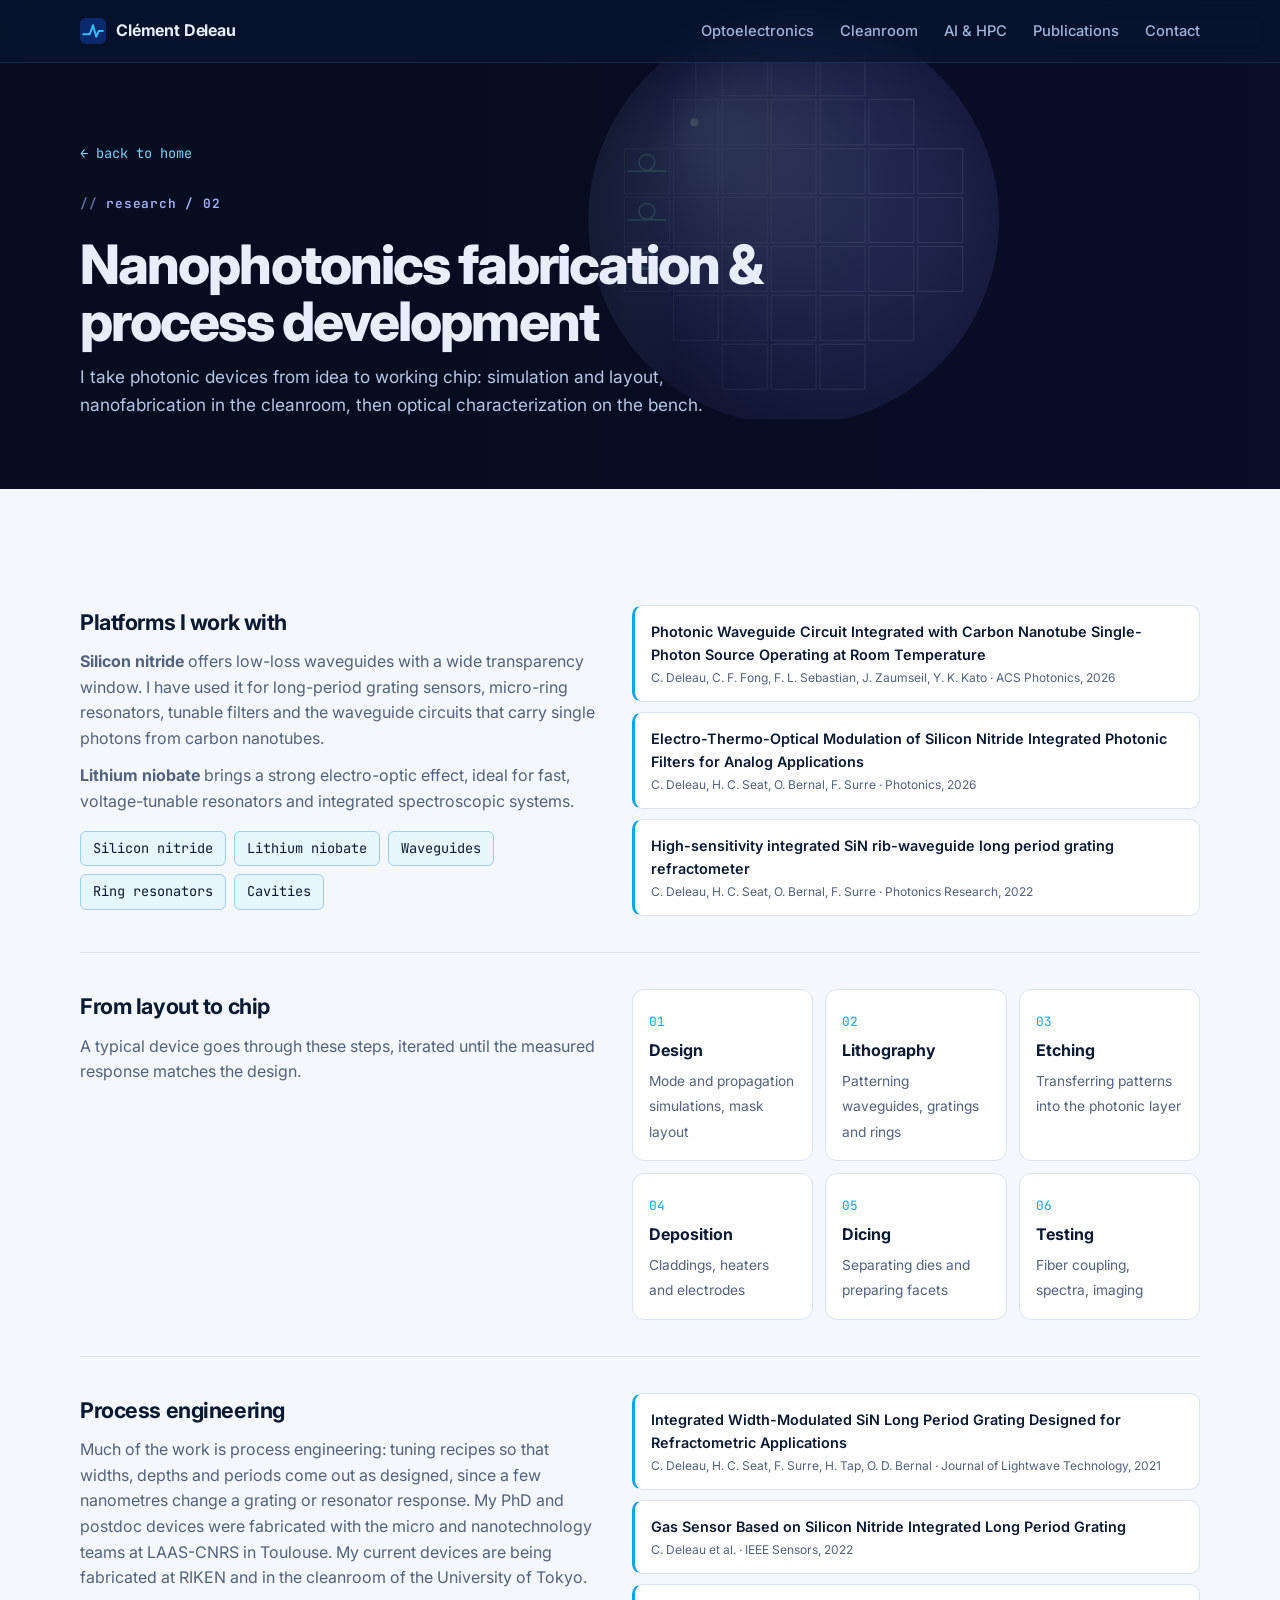
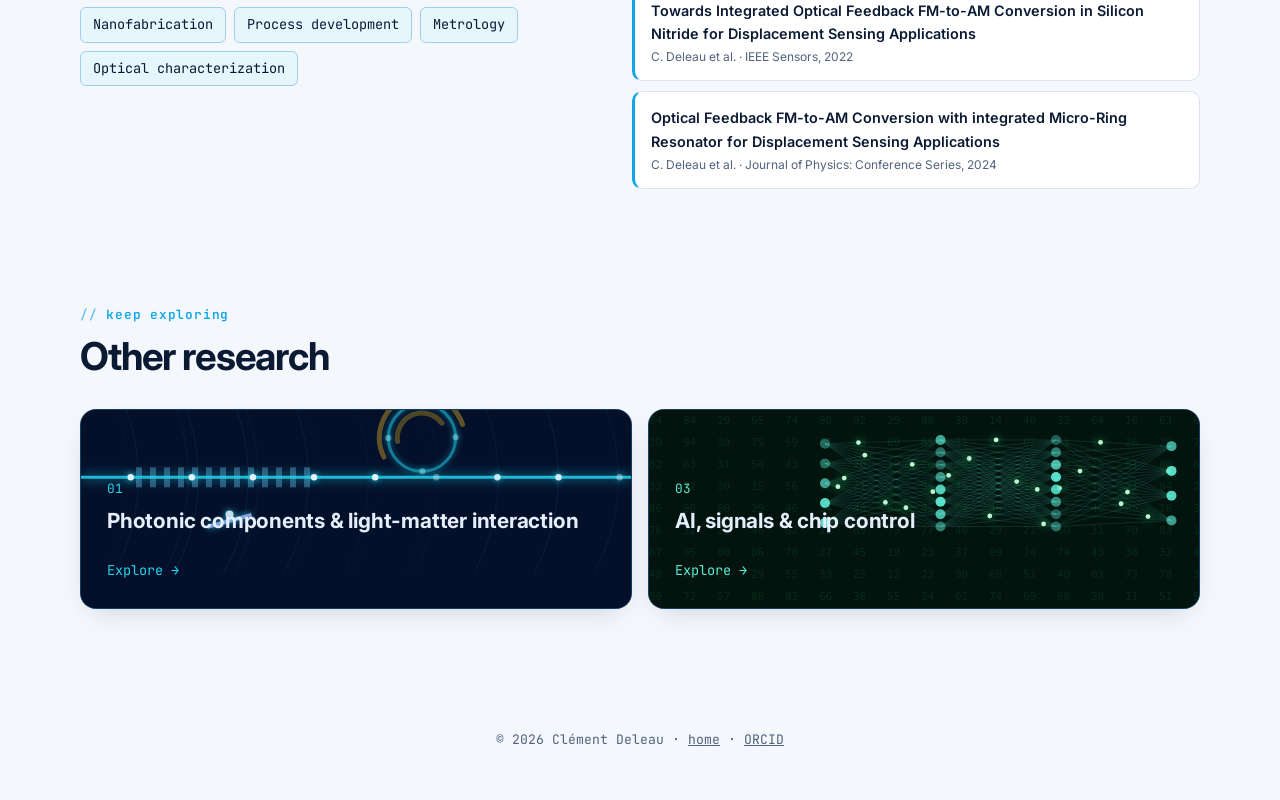
<file: cleanroom.html>
<!doctype html>
<html lang="en">
<head>
  <meta charset="utf-8">
  <meta name="viewport" content="width=device-width, initial-scale=1">
  <title>Nanophotonics fabrication & process development · Clément Deleau</title>
  <meta name="description" content="Design and fabrication of photonic integrated circuits on silicon, silicon nitride and lithium niobate, from layout to tested chip.">
  <meta property="og:image" content="https://clementdeleau.github.io/webpage/img/og.jpg">
  <link rel="preconnect" href="https://fonts.googleapis.com">
  <link rel="preconnect" href="https://fonts.gstatic.com" crossorigin>
  <link href="https://fonts.googleapis.com/css2?family=Inter:wght@400;500;600;700;800&family=JetBrains+Mono:wght@400;600&display=swap" rel="stylesheet">
  <link rel="icon" href="data:image/svg+xml,%3Csvg xmlns='http://www.w3.org/2000/svg' viewBox='0 0 64 64'%3E%3Crect width='64' height='64' rx='14' fill='%230b1f44'/%3E%3Cpath d='M8 40 L24 40 L32 18 L40 46 L46 32 L56 32' stroke='%2338bdf8' stroke-width='5' fill='none' stroke-linecap='round' stroke-linejoin='round'/%3E%3C/svg%3E">
  <link rel="stylesheet" href="style.css">
</head>
<body style="--c1:#6366f1;--c2:#a5b4fc">
  <nav>
    <div class="wrap">
      <a class="logo" href="index.html">
        <svg width="26" height="26" viewBox="0 0 64 64"><rect width="64" height="64" rx="14" fill="#0b2a6b"/><path d="M8 40 L24 40 L32 18 L40 46 L46 32 L56 32" stroke="#38bdf8" stroke-width="5" fill="none" stroke-linecap="round" stroke-linejoin="round"/></svg>
        Clément Deleau
      </a>
      <ul>
        <li><a href="optoelectronics.html" data-warp>Optoelectronics</a></li>
        <li><a href="cleanroom.html" data-warp>Cleanroom</a></li>
        <li><a href="ai.html" data-warp>AI &amp; HPC</a></li>
        <li><a href="index.html#publications">Publications</a></li>
        <li><a href="index.html#contact">Contact</a></li>
      </ul>
    </div>
  </nav>

  <header class="page-hero">
    <canvas data-anim="fab" aria-hidden="true"></canvas>
    <div class="wrap">
      <a class="back" href="index.html#research" data-warp>← back to home</a>
      <div class="kicker" style="margin-top:28px;color:#a5b4fc">research / 02</div>
      <h1>Nanophotonics fabrication &amp; process development</h1>
      <p class="lead">I take photonic devices from idea to working chip: simulation and layout, nanofabrication in the cleanroom, then optical characterization on the bench.</p>
    </div>
  </header>

  <main>
    <section>
      <div class="wrap">
        <div class="topic reveal">
          <div><h3>Platforms I work with</h3><p><strong>Silicon nitride</strong> offers low-loss waveguides with a wide transparency window. I have used it for long-period grating sensors, micro-ring resonators, tunable filters and the waveguide circuits that carry single photons from carbon nanotubes.</p><p><strong>Lithium niobate</strong> brings a strong electro-optic effect, ideal for fast, voltage-tunable resonators and integrated spectroscopic systems.</p><div class="tag-row"><span class="tag">Silicon nitride</span><span class="tag">Lithium niobate</span><span class="tag">Waveguides</span><span class="tag">Ring resonators</span><span class="tag">Cavities</span></div></div>
          <div><ul class="cite"><li><a href="https://doi.org/10.1021/acsphotonics.6c00422">Photonic Waveguide Circuit Integrated with Carbon Nanotube Single-Photon Source Operating at Room Temperature</a><small>C. Deleau, C. F. Fong, F. L. Sebastian, J. Zaumseil, Y. K. Kato · ACS Photonics, 2026</small></li><li><a href="https://doi.org/10.3390/photonics13020149">Electro-Thermo-Optical Modulation of Silicon Nitride Integrated Photonic Filters for Analog Applications</a><small>C. Deleau, H. C. Seat, O. Bernal, F. Surre · Photonics, 2026</small></li><li><a href="https://doi.org/10.1364/PRJ.444825">High-sensitivity integrated SiN rib-waveguide long period grating refractometer</a><small>C. Deleau, H. C. Seat, O. Bernal, F. Surre · Photonics Research, 2022</small></li></ul></div>
        </div>
        <div class="topic reveal">
          <div><h3>From layout to chip</h3><p>A typical device goes through these steps, iterated until the measured response matches the design.</p></div>
          <div><ol class="flow">
            <li><strong>Design</strong><span>Mode and propagation simulations, mask layout</span></li>
            <li><strong>Lithography</strong><span>Patterning waveguides, gratings and rings</span></li>
            <li><strong>Etching</strong><span>Transferring patterns into the photonic layer</span></li>
            <li><strong>Deposition</strong><span>Claddings, heaters and electrodes</span></li>
            <li><strong>Dicing</strong><span>Separating dies and preparing facets</span></li>
            <li><strong>Testing</strong><span>Fiber coupling, spectra, imaging</span></li>
          </ol></div>
        </div>
        <div class="topic reveal">
          <div><h3>Process engineering</h3><p>Much of the work is process engineering: tuning recipes so that widths, depths and periods come out as designed, since a few nanometres change a grating or resonator response. My PhD and postdoc devices were fabricated with the micro and nanotechnology teams at LAAS-CNRS in Toulouse. My current devices are being fabricated at RIKEN and in the cleanroom of the University of Tokyo.</p><div class="tag-row"><span class="tag">Nanofabrication</span><span class="tag">Process development</span><span class="tag">Metrology</span><span class="tag">Optical characterization</span></div></div>
          <div><ul class="cite"><li><a href="https://doi.org/10.1109/JLT.2021.3078228">Integrated Width-Modulated SiN Long Period Grating Designed for Refractometric Applications</a><small>C. Deleau, H. C. Seat, F. Surre, H. Tap, O. D. Bernal · Journal of Lightwave Technology, 2021</small></li><li><a href="https://doi.org/10.1109/sensors52175.2022.9967080">Gas Sensor Based on Silicon Nitride Integrated Long Period Grating</a><small>C. Deleau et al. · IEEE Sensors, 2022</small></li><li><a href="https://doi.org/10.1109/sensors52175.2022.9967153">Towards Integrated Optical Feedback FM-to-AM Conversion in Silicon Nitride for Displacement Sensing Applications</a><small>C. Deleau et al. · IEEE Sensors, 2022</small></li><li><a href="https://doi.org/10.1088/1742-6596/2698/1/012016">Optical Feedback FM-to-AM Conversion with integrated Micro-Ring Resonator for Displacement Sensing Applications</a><small>C. Deleau et al. · Journal of Physics: Conference Series, 2024</small></li></ul></div>
        </div>
      </div>
    </section>
    <section style="padding-top:0">
      <div class="wrap">
        <div class="kicker">keep exploring</div>
        <h2>Other research</h2>
        <div class="next-pages">
          <a class="dive reveal" href="optoelectronics.html" data-warp style="--c1:#0ea5e9;--c2:#22d3ee">
            <canvas data-anim="optics" aria-hidden="true"></canvas>
            <div class="dive-body"><span class="dive-n">01</span><h3>Photonic components &amp; light-matter interaction</h3><span class="dive-go">Explore →</span></div>
          </a>
          <a class="dive reveal" href="ai.html" data-warp style="--c1:#22c55e;--c2:#5eead4">
            <canvas data-anim="ai" aria-hidden="true"></canvas>
            <div class="dive-body"><span class="dive-n">03</span><h3>AI, signals &amp; chip control</h3><span class="dive-go">Explore →</span></div>
          </a>
        </div>
      </div>
    </section>
  </main>

  <footer>© <span id="year"></span> Clément Deleau · <a href="index.html">home</a> · <a href="https://orcid.org/0000-0001-6063-9453">ORCID</a></footer>
  <script src="site.js"></script>
  <script src="anim.js"></script>
</body>
</html>
</file>
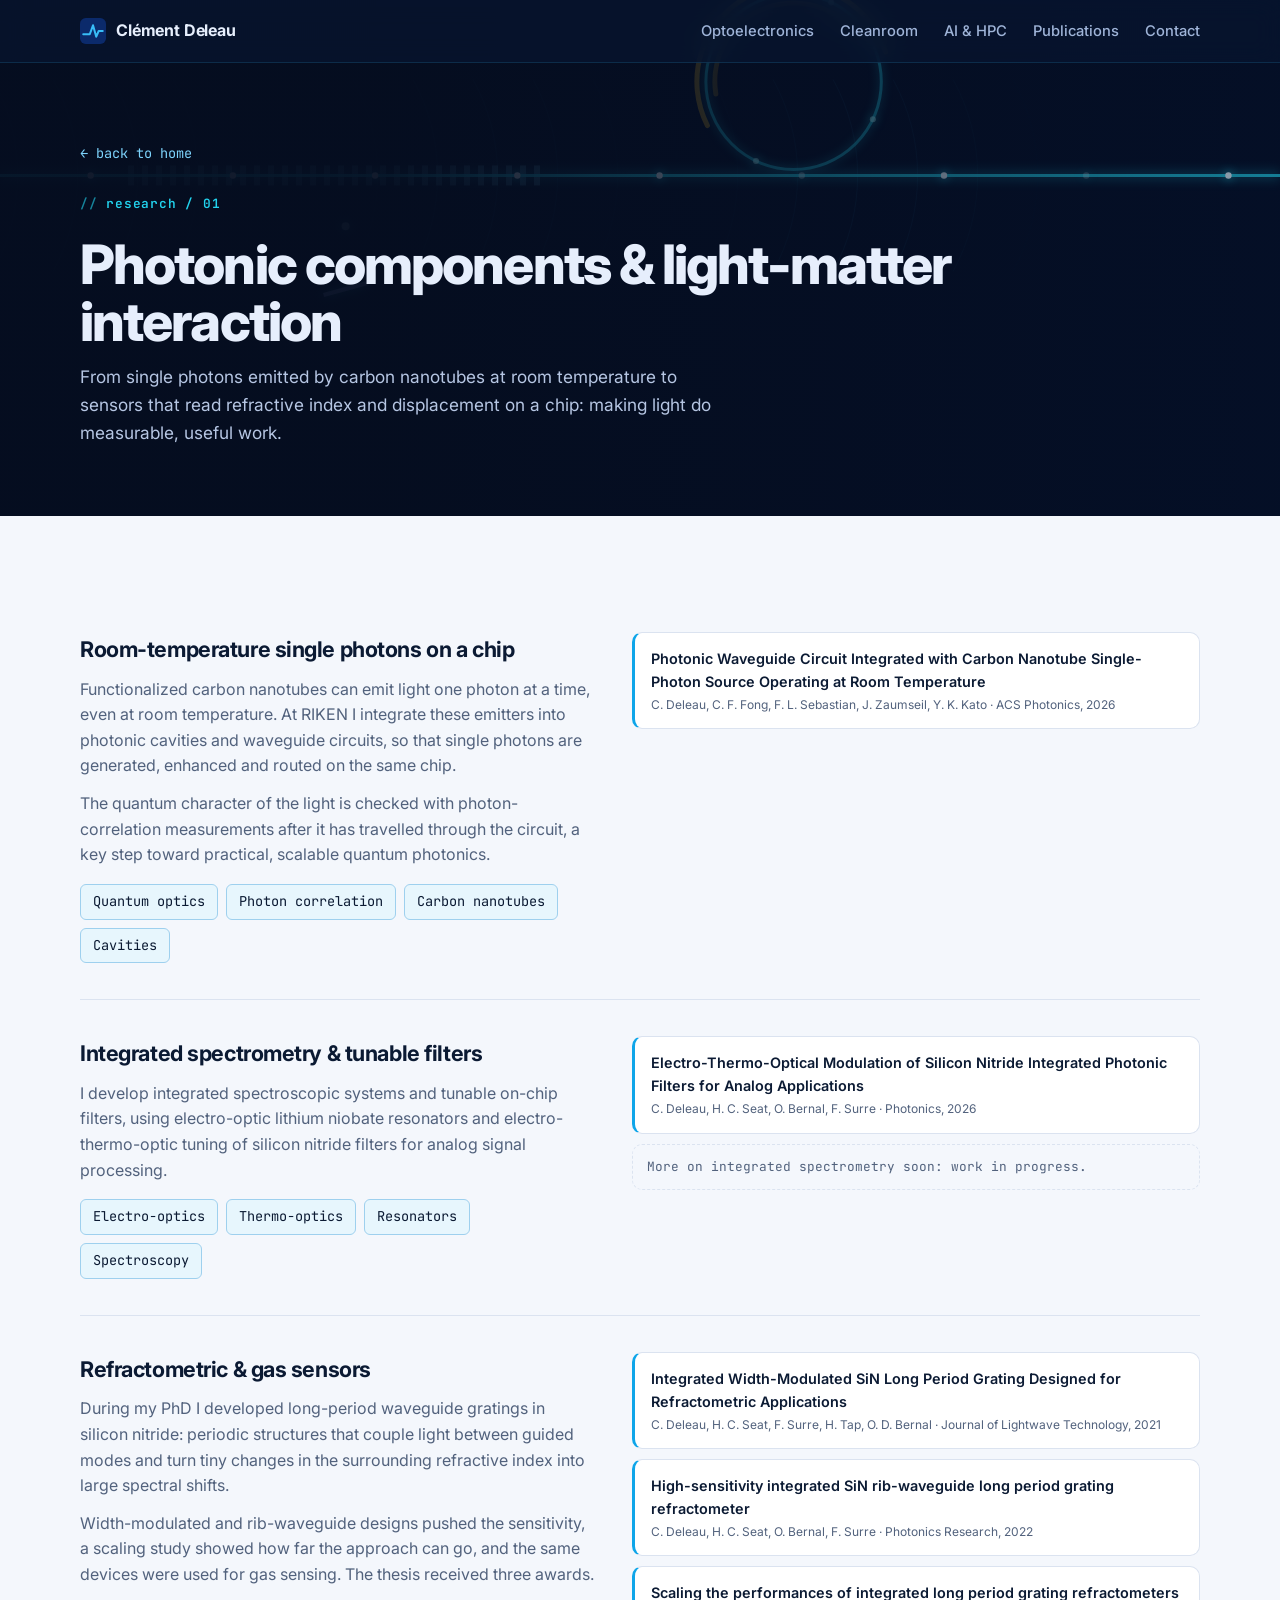
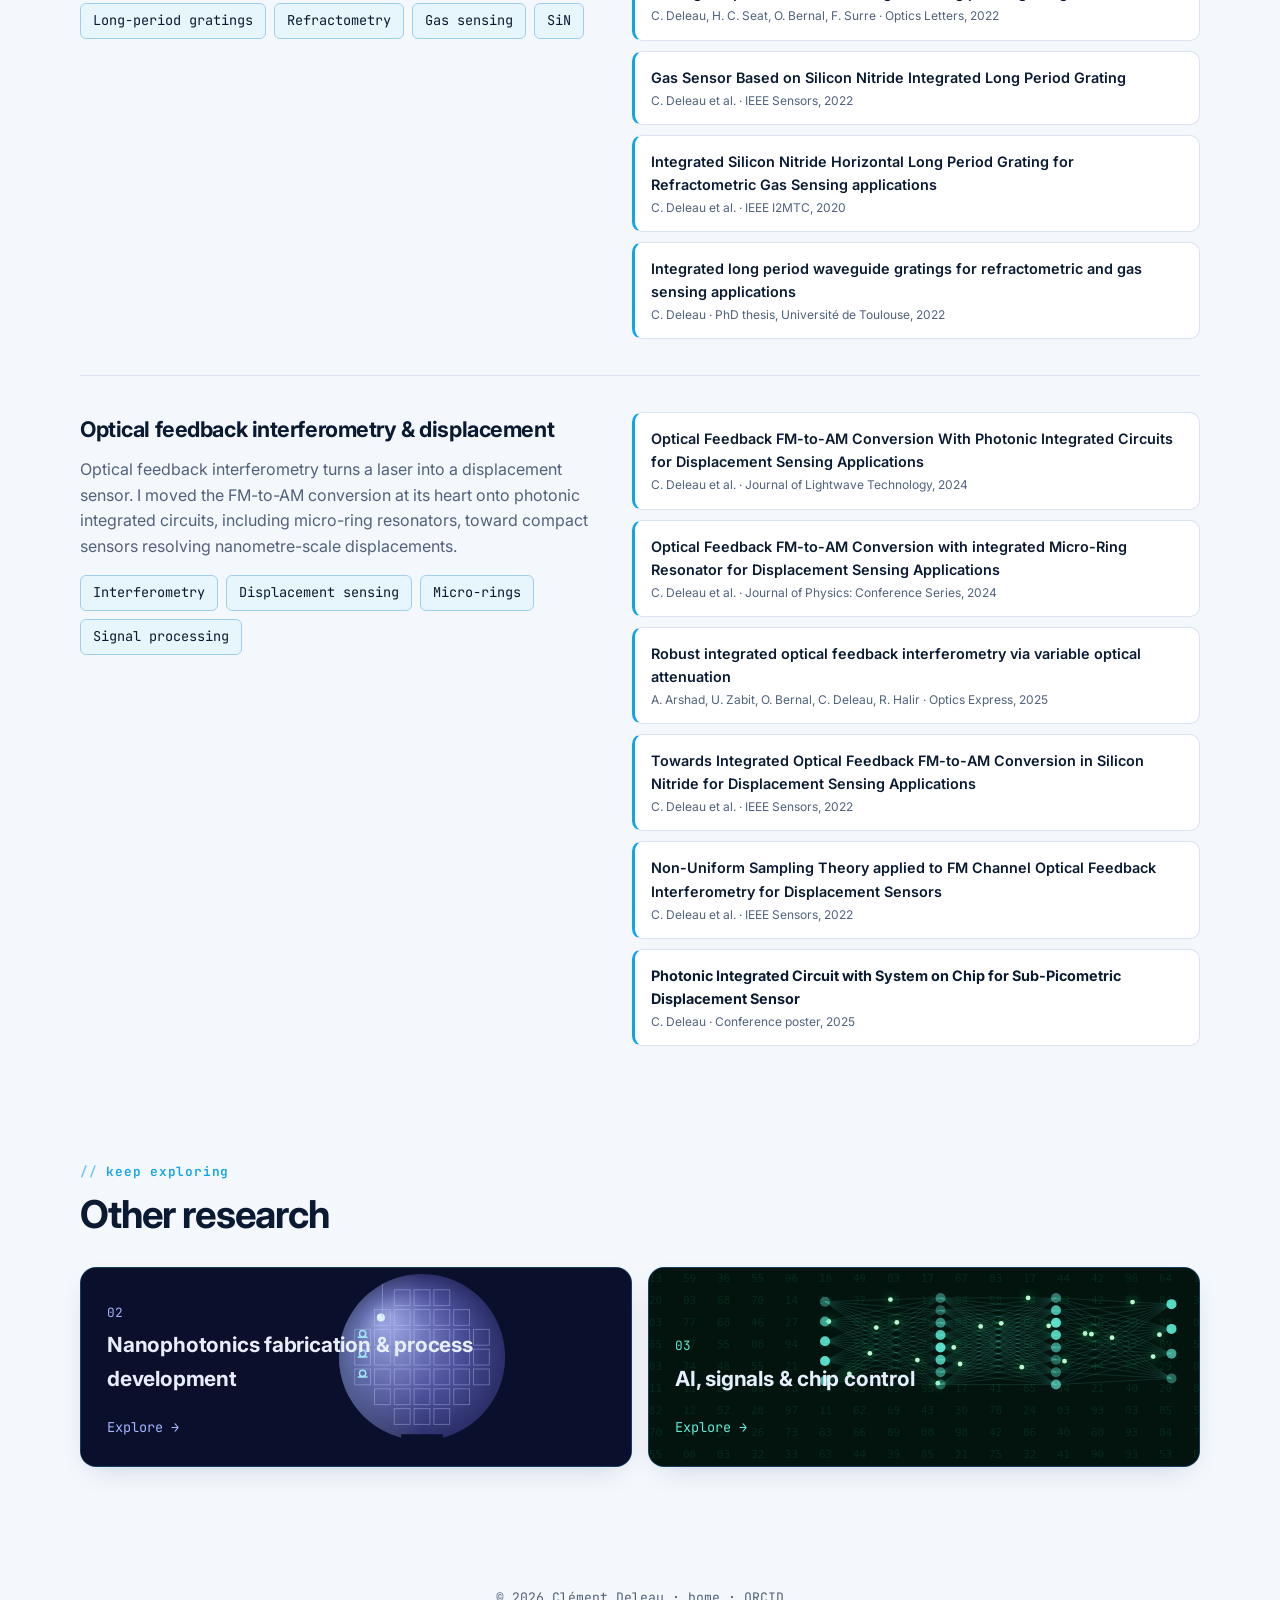
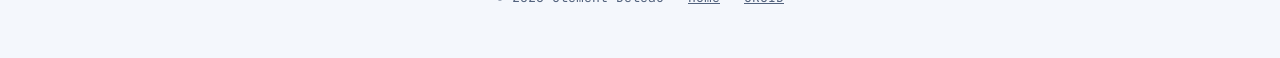
<file: optoelectronics.html>
<!doctype html>
<html lang="en">
<head>
  <meta charset="utf-8">
  <meta name="viewport" content="width=device-width, initial-scale=1">
  <title>Photonic components & light-matter interaction · Clément Deleau</title>
  <meta name="description" content="Carbon-nanotube single-photon sources on chip, integrated spectrometry, integrated refractometric and gas sensors, and interferometric displacement sensing.">
  <meta property="og:image" content="https://clementdeleau.github.io/webpage/img/og.jpg">
  <link rel="preconnect" href="https://fonts.googleapis.com">
  <link rel="preconnect" href="https://fonts.gstatic.com" crossorigin>
  <link href="https://fonts.googleapis.com/css2?family=Inter:wght@400;500;600;700;800&family=JetBrains+Mono:wght@400;600&display=swap" rel="stylesheet">
  <link rel="icon" href="data:image/svg+xml,%3Csvg xmlns='http://www.w3.org/2000/svg' viewBox='0 0 64 64'%3E%3Crect width='64' height='64' rx='14' fill='%230b1f44'/%3E%3Cpath d='M8 40 L24 40 L32 18 L40 46 L46 32 L56 32' stroke='%2338bdf8' stroke-width='5' fill='none' stroke-linecap='round' stroke-linejoin='round'/%3E%3C/svg%3E">
  <link rel="stylesheet" href="style.css">
</head>
<body style="--c1:#0ea5e9;--c2:#22d3ee">
  <nav>
    <div class="wrap">
      <a class="logo" href="index.html">
        <svg width="26" height="26" viewBox="0 0 64 64"><rect width="64" height="64" rx="14" fill="#0b2a6b"/><path d="M8 40 L24 40 L32 18 L40 46 L46 32 L56 32" stroke="#38bdf8" stroke-width="5" fill="none" stroke-linecap="round" stroke-linejoin="round"/></svg>
        Clément Deleau
      </a>
      <ul>
        <li><a href="optoelectronics.html" data-warp>Optoelectronics</a></li>
        <li><a href="cleanroom.html" data-warp>Cleanroom</a></li>
        <li><a href="ai.html" data-warp>AI &amp; HPC</a></li>
        <li><a href="index.html#publications">Publications</a></li>
        <li><a href="index.html#contact">Contact</a></li>
      </ul>
    </div>
  </nav>

  <header class="page-hero">
    <canvas data-anim="optics" aria-hidden="true"></canvas>
    <div class="wrap">
      <a class="back" href="index.html#research" data-warp>← back to home</a>
      <div class="kicker" style="margin-top:28px;color:#22d3ee">research / 01</div>
      <h1>Photonic components &amp; light-matter interaction</h1>
      <p class="lead">From single photons emitted by carbon nanotubes at room temperature to sensors that read refractive index and displacement on a chip: making light do measurable, useful work.</p>
    </div>
  </header>

  <main>
    <section>
      <div class="wrap">
        <div class="topic reveal">
          <div><h3>Room-temperature single photons on a chip</h3><p>Functionalized carbon nanotubes can emit light one photon at a time, even at room temperature. At RIKEN I integrate these emitters into photonic cavities and waveguide circuits, so that single photons are generated, enhanced and routed on the same chip.</p><p>The quantum character of the light is checked with photon-correlation measurements after it has travelled through the circuit, a key step toward practical, scalable quantum photonics.</p><div class="tag-row"><span class="tag">Quantum optics</span><span class="tag">Photon correlation</span><span class="tag">Carbon nanotubes</span><span class="tag">Cavities</span></div></div>
          <div><ul class="cite"><li><a href="https://doi.org/10.1021/acsphotonics.6c00422">Photonic Waveguide Circuit Integrated with Carbon Nanotube Single-Photon Source Operating at Room Temperature</a><small>C. Deleau, C. F. Fong, F. L. Sebastian, J. Zaumseil, Y. K. Kato · ACS Photonics, 2026</small></li></ul></div>
        </div>
        <div class="topic reveal">
          <div><h3>Integrated spectrometry &amp; tunable filters</h3><p>I develop integrated spectroscopic systems and tunable on-chip filters, using electro-optic lithium niobate resonators and electro-thermo-optic tuning of silicon nitride filters for analog signal processing.</p><div class="tag-row"><span class="tag">Electro-optics</span><span class="tag">Thermo-optics</span><span class="tag">Resonators</span><span class="tag">Spectroscopy</span></div></div>
          <div><ul class="cite"><li><a href="https://doi.org/10.3390/photonics13020149">Electro-Thermo-Optical Modulation of Silicon Nitride Integrated Photonic Filters for Analog Applications</a><small>C. Deleau, H. C. Seat, O. Bernal, F. Surre · Photonics, 2026</small></li></ul><p class="note" style="margin-top:10px">More on integrated spectrometry soon: work in progress.</p></div>
        </div>
        <div class="topic reveal">
          <div><h3>Refractometric &amp; gas sensors</h3><p>During my PhD I developed long-period waveguide gratings in silicon nitride: periodic structures that couple light between guided modes and turn tiny changes in the surrounding refractive index into large spectral shifts.</p><p>Width-modulated and rib-waveguide designs pushed the sensitivity, a scaling study showed how far the approach can go, and the same devices were used for gas sensing. The thesis received three awards.</p><div class="tag-row"><span class="tag">Long-period gratings</span><span class="tag">Refractometry</span><span class="tag">Gas sensing</span><span class="tag">SiN</span></div></div>
          <div><ul class="cite"><li><a href="https://doi.org/10.1109/JLT.2021.3078228">Integrated Width-Modulated SiN Long Period Grating Designed for Refractometric Applications</a><small>C. Deleau, H. C. Seat, F. Surre, H. Tap, O. D. Bernal · Journal of Lightwave Technology, 2021</small></li><li><a href="https://doi.org/10.1364/PRJ.444825">High-sensitivity integrated SiN rib-waveguide long period grating refractometer</a><small>C. Deleau, H. C. Seat, O. Bernal, F. Surre · Photonics Research, 2022</small></li><li><a href="https://doi.org/10.1364/OL.464616">Scaling the performances of integrated long period grating refractometers</a><small>C. Deleau, H. C. Seat, O. Bernal, F. Surre · Optics Letters, 2022</small></li><li><a href="https://doi.org/10.1109/sensors52175.2022.9967080">Gas Sensor Based on Silicon Nitride Integrated Long Period Grating</a><small>C. Deleau et al. · IEEE Sensors, 2022</small></li><li><a href="https://doi.org/10.1109/i2mtc43012.2020.9129170">Integrated Silicon Nitride Horizontal Long Period Grating for Refractometric Gas Sensing applications</a><small>C. Deleau et al. · IEEE I2MTC, 2020</small></li><li><a href="https://theses.hal.science/tel-04192882">Integrated long period waveguide gratings for refractometric and gas sensing applications</a><small>C. Deleau · PhD thesis, Université de Toulouse, 2022</small></li></ul></div>
        </div>
        <div class="topic reveal">
          <div><h3>Optical feedback interferometry &amp; displacement</h3><p>Optical feedback interferometry turns a laser into a displacement sensor. I moved the FM-to-AM conversion at its heart onto photonic integrated circuits, including micro-ring resonators, toward compact sensors resolving nanometre-scale displacements.</p><div class="tag-row"><span class="tag">Interferometry</span><span class="tag">Displacement sensing</span><span class="tag">Micro-rings</span><span class="tag">Signal processing</span></div></div>
          <div><ul class="cite"><li><a href="https://doi.org/10.1109/JLT.2024.3355048">Optical Feedback FM-to-AM Conversion With Photonic Integrated Circuits for Displacement Sensing Applications</a><small>C. Deleau et al. · Journal of Lightwave Technology, 2024</small></li><li><a href="https://doi.org/10.1088/1742-6596/2698/1/012016">Optical Feedback FM-to-AM Conversion with integrated Micro-Ring Resonator for Displacement Sensing Applications</a><small>C. Deleau et al. · Journal of Physics: Conference Series, 2024</small></li><li><a href="https://doi.org/10.1364/oe.550127">Robust integrated optical feedback interferometry via variable optical attenuation</a><small>A. Arshad, U. Zabit, O. Bernal, C. Deleau, R. Halir · Optics Express, 2025</small></li><li><a href="https://doi.org/10.1109/sensors52175.2022.9967153">Towards Integrated Optical Feedback FM-to-AM Conversion in Silicon Nitride for Displacement Sensing Applications</a><small>C. Deleau et al. · IEEE Sensors, 2022</small></li><li><a href="https://doi.org/10.1109/sensors52175.2022.9967106">Non-Uniform Sampling Theory applied to FM Channel Optical Feedback Interferometry for Displacement Sensors</a><small>C. Deleau et al. · IEEE Sensors, 2022</small></li><li><strong>Photonic Integrated Circuit with System on Chip for Sub-Picometric Displacement Sensor</strong><small>C. Deleau · Conference poster, 2025</small></li></ul></div>
        </div>
      </div>
    </section>
    <section style="padding-top:0">
      <div class="wrap">
        <div class="kicker">keep exploring</div>
        <h2>Other research</h2>
        <div class="next-pages">
          <a class="dive reveal" href="cleanroom.html" data-warp style="--c1:#6366f1;--c2:#a5b4fc">
            <canvas data-anim="fab" aria-hidden="true"></canvas>
            <div class="dive-body"><span class="dive-n">02</span><h3>Nanophotonics fabrication &amp; process development</h3><span class="dive-go">Explore →</span></div>
          </a>
          <a class="dive reveal" href="ai.html" data-warp style="--c1:#22c55e;--c2:#5eead4">
            <canvas data-anim="ai" aria-hidden="true"></canvas>
            <div class="dive-body"><span class="dive-n">03</span><h3>AI, signals &amp; chip control</h3><span class="dive-go">Explore →</span></div>
          </a>
        </div>
      </div>
    </section>
  </main>

  <footer>© <span id="year"></span> Clément Deleau · <a href="index.html">home</a> · <a href="https://orcid.org/0000-0001-6063-9453">ORCID</a></footer>
  <script src="site.js"></script>
  <script src="anim.js"></script>
</body>
</html>
</file>
<file: style.css>
:root {
  --bg: #f4f7fc;
  --surface: #ffffff;
  --text: #0b1a33;
  --muted: #52627d;
  --line: #dbe3f0;
  --accent: #1d4ed8;
  --accent-2: #0ea5e9;
  --accent-3: #22d3ee;
  --navy: #071530;
  --radius: 14px;
  --shadow: 0 10px 30px -14px rgba(11, 35, 80, .25);
  --mono: "JetBrains Mono", ui-monospace, monospace;
}
@media (prefers-color-scheme: dark) {
  :root {
    --bg: #050d1f;
    --surface: #0b1730;
    --text: #e6eefc;
    --muted: #93a5c4;
    --line: #1a2b4d;
    --accent: #3b82f6;
    --shadow: 0 10px 30px -12px rgba(0, 0, 0, .7);
  }
}
* { box-sizing: border-box; margin: 0; padding: 0; }
html { scroll-behavior: smooth; }
body {
  font-family: "Inter", system-ui, -apple-system, sans-serif;
  background: var(--bg);
  color: var(--text);
  line-height: 1.6;
  overflow-x: hidden;
}
a { color: inherit; }
.wrap { max-width: 1160px; margin: 0 auto; padding: 0 20px; }
.mono { font-family: var(--mono); }

/* Nav */
nav {
  position: fixed; inset: 0 0 auto 0; z-index: 20;
  backdrop-filter: blur(12px);
  background: rgba(7, 21, 48, .72);
  border-bottom: 1px solid rgba(56, 189, 248, .15);
  color: #e6eefc;
}
nav .wrap { display: flex; align-items: center; justify-content: space-between; height: 62px; }
.logo { font-weight: 700; text-decoration: none; letter-spacing: -.01em; display: flex; align-items: center; gap: 10px; }
.logo svg { flex: none; }
nav ul { display: flex; gap: 26px; list-style: none; }
nav ul a { text-decoration: none; color: #9fb4d8; font-weight: 500; font-size: .92rem; }
nav ul a:hover { color: #fff; }
@media (max-width: 760px) { nav ul { display: none; } }

/* Hero: dark blueprint */
.hero {
  position: relative; padding: 130px 0 90px; color: #e6eefc; overflow: hidden;
  background:
    radial-gradient(60% 70% at 85% 30%, rgba(14,165,233,.22), transparent 70%),
    radial-gradient(50% 60% at 10% 10%, rgba(29,78,216,.35), transparent 70%),
    linear-gradient(180deg, #071530, #0a1d40);
}
.hero::before {
  content: ""; position: absolute; inset: 0; pointer-events: none;
  background-image:
    linear-gradient(rgba(56,189,248,.08) 1px, transparent 1px),
    linear-gradient(90deg, rgba(56,189,248,.08) 1px, transparent 1px),
    linear-gradient(rgba(56,189,248,.04) 1px, transparent 1px),
    linear-gradient(90deg, rgba(56,189,248,.04) 1px, transparent 1px);
  background-size: 80px 80px, 80px 80px, 16px 16px, 16px 16px;
  mask-image: linear-gradient(180deg, #000 60%, transparent);
}
#waves { position: absolute; inset: 0; width: 100%; height: 100%; pointer-events: none; opacity: .55; }
.hero-grid { position: relative; display: grid; grid-template-columns: 1fr 1.12fr; gap: 52px; align-items: center; }
@media (max-width: 940px) { .hero-grid { grid-template-columns: 1fr; } }
.eyebrow {
  display: inline-flex; align-items: center; gap: 10px;
  padding: 6px 14px; border-radius: 6px;
  background: rgba(56,189,248,.08); border: 1px solid rgba(56,189,248,.3);
  font-family: var(--mono); font-size: .78rem; color: #7dd3fc; letter-spacing: .02em;
}
.dot { width: 8px; height: 8px; border-radius: 50%; background: #22d3ee; box-shadow: 0 0 10px #22d3ee; flex: none; }
h1 { font-size: clamp(2.5rem, 5.6vw, 4rem); line-height: 1.04; letter-spacing: -.035em; margin: 22px 0 14px; font-weight: 800; }
.grad {
  background: linear-gradient(90deg, #60a5fa, #38bdf8 45%, #22d3ee);
  -webkit-background-clip: text; background-clip: text; color: transparent;
}
.subtitle { font-size: 1.2rem; font-weight: 600; color: #e6eefc; letter-spacing: -.01em; margin: -2px 0 8px; }
.role { font-family: var(--mono); color: #7dd3fc; font-size: .95rem; margin-bottom: 18px; min-height: 1.5em; }
.role .cursor { display: inline-block; width: .55em; height: 1.1em; background: #22d3ee; vertical-align: -2px; margin-left: 2px; animation: blink 1s steps(1) infinite; }
.lead { font-size: 1.08rem; color: #b6c6e3; max-width: 34em; }
.cta { display: flex; gap: 12px; margin-top: 28px; flex-wrap: wrap; }
.btn {
  display: inline-flex; align-items: center; gap: 8px;
  padding: 12px 22px; border-radius: 10px; font-weight: 600; text-decoration: none;
  transition: transform .15s, box-shadow .15s, background .15s;
}
.btn:hover { transform: translateY(-2px); }
.btn-primary { background: linear-gradient(135deg, #2563eb, #0ea5e9); color: #fff; box-shadow: 0 8px 26px -8px #0ea5e9; }
.btn-ghost { border: 1px solid rgba(147,197,253,.35); color: #dbeafe; background: rgba(255,255,255,.03); }
.btn-ghost:hover { background: rgba(255,255,255,.08); }
.ids { display: flex; gap: 20px; margin-top: 24px; flex-wrap: wrap; font-size: .85rem; color: #9fb4d8; font-family: var(--mono); }
.ids a { text-decoration: none; display: inline-flex; align-items: center; gap: 7px; }
.ids a:hover { color: #fff; }
.orcid-badge { width: 16px; height: 16px; border-radius: 50%; background: #a6ce39; color: #fff; font-size: 8px; font-weight: 800; display: grid; place-items: center; font-family: Inter, sans-serif; }

/* Stage: voxel scene + photo slideshow */
.stage {
  position: relative; width: 100%; aspect-ratio: 4 / 3; border-radius: 18px; padding: 1px;
  background: linear-gradient(135deg, rgba(56,189,248,.8), rgba(29,78,216,.3) 40%, rgba(34,211,238,.8));
  box-shadow: 0 30px 80px -30px rgba(14,165,233,.55);
}
.stage-inner {
  position: relative; width: 100%; height: 100%; border-radius: 17px; overflow: hidden;
  background: radial-gradient(120% 90% at 50% 0%, #10275a 0%, #050d1f 75%);
}
.corner { position: absolute; width: 18px; height: 18px; border-color: #38bdf8; border-style: solid; z-index: 4; opacity: .9; pointer-events: none; }
.c1 { top: 10px; left: 10px; border-width: 2px 0 0 2px; } .c2 { top: 10px; right: 10px; border-width: 2px 2px 0 0; }
.c3 { bottom: 10px; left: 10px; border-width: 0 0 2px 2px; } .c4 { bottom: 10px; right: 10px; border-width: 0 2px 2px 0; }
.slide { position: absolute; inset: 0; opacity: 0; transition: opacity .9s ease; pointer-events: none; }
.slide.active { pointer-events: auto; }
.slide.active { opacity: 1; z-index: 1; }
.slide.entering { animation: iris 1.1s cubic-bezier(.6,0,.2,1) both; z-index: 2; opacity: 1; }
@keyframes iris { from { clip-path: circle(0% at 50% 50%); filter: brightness(2.2) saturate(1.4); } to { clip-path: circle(75% at 50% 50%); filter: none; } }
#scene { position: absolute; inset: 0; width: 100%; height: 100%; display: block; }
.photo img {
  width: 100%; height: 100%; object-fit: cover; display: block;
  transform: scale(1.12); transition: transform 7s ease-out;
}
.photo.active img { transform: scale(1) translate(0, 0); }
.photo::after {
  content: ""; position: absolute; inset: 0; pointer-events: none;
  background: linear-gradient(180deg, transparent 55%, rgba(5,13,31,.75)), linear-gradient(135deg, rgba(29,78,216,.18), transparent 60%);
}
.scan {
  position: absolute; left: 0; right: 0; height: 30%; z-index: 3; pointer-events: none; opacity: 0;
  background: linear-gradient(180deg, transparent, rgba(56,189,248,.35) 85%, rgba(186,230,253,.9) 100%);
  mix-blend-mode: screen;
}
.scan.go { animation: scan 1.1s ease-out; }
@keyframes scan { 0% { top: -30%; opacity: 1; } 100% { top: 100%; opacity: 0; } }
.fallback { position: absolute; inset: 0; display: grid; place-items: center; font-size: 5rem; font-weight: 800; }
.stage.ready .fallback { display: none; }
.hud {
  position: absolute; left: 14px; right: 14px; bottom: 14px; z-index: 5;
  display: flex; align-items: center; justify-content: space-between; gap: 12px;
}
.label {
  display: inline-flex; align-items: center; gap: 8px; padding: 5px 11px; border-radius: 6px;
  background: rgba(5,13,31,.6); border: 1px solid rgba(56,189,248,.35); color: #e0f2fe;
  font-family: var(--mono); font-size: .72rem; letter-spacing: .03em; backdrop-filter: blur(6px);
  max-width: 75%;
}
.label i { width: 7px; height: 7px; border-radius: 50%; background: #22d3ee; box-shadow: 0 0 8px #22d3ee; animation: blink 1.4s infinite; flex: none; }
.dots { display: flex; gap: 6px; }
.dots button {
  width: 22px; height: 4px; border: 0; border-radius: 2px; background: rgba(186,230,253,.35); cursor: pointer; padding: 0;
}
.dots button.on { background: #22d3ee; box-shadow: 0 0 8px #22d3ee; }
@keyframes blink { 50% { opacity: .2; } }
.caption { margin-top: 12px; text-align: center; color: #9fb4d8; font-size: .82rem; font-family: var(--mono); }

/* Sections */
section { padding: 80px 0; }
.kicker { color: var(--accent-2); font-family: var(--mono); font-weight: 600; font-size: .8rem; letter-spacing: .06em; }
.kicker::before { content: "// "; opacity: .6; }
h2 { font-size: clamp(1.8rem, 4vw, 2.4rem); line-height: 1.2; letter-spacing: -.03em; margin: 8px 0 30px; }
.card {
  background: var(--surface); border: 1px solid var(--line); border-radius: var(--radius);
  padding: 28px; box-shadow: var(--shadow);
}
.about-grid { display: grid; grid-template-columns: 2fr 1fr; gap: 24px; }
@media (max-width: 820px) { .about-grid { grid-template-columns: 1fr; } }
.about-grid p + p { margin-top: 14px; }
.stats { display: grid; grid-template-columns: repeat(3, 1fr); gap: 18px; margin-top: 24px; padding-top: 22px; border-top: 1px solid var(--line); }
@media (max-width: 560px) { .stats { grid-template-columns: 1fr; } }
.photo-card { padding: 12px; display: flex; }
.photo-card .gallery { flex: 1; aspect-ratio: auto; min-height: 380px; margin: 0; }
.stat { border-left: 3px solid var(--accent-2); padding-left: 14px; }
.stat strong { display: block; font-size: 1.9rem; letter-spacing: -.03em; line-height: 1.2; color: var(--accent); font-family: var(--mono); }
.stat span { color: var(--muted); font-size: .88rem; }

/* Research */
.grid { display: grid; grid-template-columns: repeat(auto-fit, minmax(250px, 1fr)); gap: 18px; }
.project { position: relative; overflow: hidden; transition: transform .2s, border-color .2s; }
.project:hover { transform: translateY(-4px); border-color: color-mix(in srgb, var(--accent-2) 60%, var(--line)); }
.project::after {
  content: ""; position: absolute; left: 0; top: 0; height: 3px; width: 100%;
  background: linear-gradient(90deg, var(--accent), var(--accent-3)); transform: scaleX(0); transform-origin: left; transition: transform .4s;
}
.project:hover::after { transform: scaleX(1); }
.icon {
  width: 46px; height: 46px; border-radius: 10px; display: grid; place-items: center; margin-bottom: 16px;
  background: linear-gradient(135deg, var(--accent), var(--accent-2)); color: #fff;
}
.project h3 { margin-bottom: 6px; font-size: 1.08rem; }
.project p { color: var(--muted); font-size: .95rem; }
.where { display: inline-block; margin-top: 12px; font-size: .74rem; font-family: var(--mono); color: var(--accent-2); }

/* Timeline */
.cols { display: grid; grid-template-columns: 1.4fr 1fr; gap: 32px; }
@media (max-width: 940px) { .cols { grid-template-columns: 1fr; } }
h3.sub { font-size: .8rem; margin-bottom: 16px; color: var(--muted); font-weight: 600; font-family: var(--mono); text-transform: uppercase; letter-spacing: .08em; }
.timeline { position: relative; padding-left: 28px; }
.timeline::before {
  content: ""; position: absolute; left: 7px; top: 6px; bottom: 6px; width: 2px;
  background: linear-gradient(var(--accent), var(--accent-3), transparent);
}
.item { position: relative; margin-bottom: 16px; padding: 20px 24px; }
.item::before {
  content: ""; position: absolute; left: -28px; top: 24px; width: 16px; height: 16px; border-radius: 4px;
  background: var(--surface); border: 3px solid var(--accent-2); transform: rotate(45deg);
}
.item-head { display: flex; justify-content: space-between; gap: 12px; flex-wrap: wrap; }
.item h4 { font-size: 1.02rem; }
.when { color: var(--muted); font-size: .8rem; font-family: var(--mono); white-space: nowrap; }
.org { color: var(--accent); font-weight: 600; font-size: .92rem; }
.item p { color: var(--muted); margin-top: 6px; font-size: .93rem; }
.mini { list-style: none; display: grid; gap: 14px; }
.mini li { display: grid; grid-template-columns: 70px 1fr; gap: 12px; font-size: .93rem; }
.mini .y { color: var(--accent-2); font-family: var(--mono); font-size: .82rem; padding-top: 2px; }
.mini small { display: block; color: var(--muted); }

/* Awards */
.awards { display: grid; grid-template-columns: repeat(auto-fit, minmax(210px, 1fr)); gap: 16px; }
.award { padding: 22px; }
.award .yr { font-family: var(--mono); color: var(--accent-2); font-size: .8rem; }
.award strong { display: block; line-height: 1.35; margin: 6px 0 4px; }
.award span { color: var(--muted); font-size: .86rem; }

/* Publications */
.filters { display: flex; gap: 8px; flex-wrap: wrap; margin-bottom: 20px; }
.filters button {
  font: 600 .8rem var(--mono); padding: 8px 14px; border-radius: 8px; cursor: pointer;
  border: 1px solid var(--line); background: var(--surface); color: var(--muted);
}
.filters button.on { background: var(--accent); border-color: var(--accent); color: #fff; }
.pubs { list-style: none; display: grid; gap: 12px; }
.pub { display: grid; grid-template-columns: 62px 1fr auto; gap: 16px; align-items: start; padding: 18px 22px; }
.pub .yr {
  font: 600 .9rem var(--mono); text-align: center; padding: 6px 0; border-radius: 8px;
  background: color-mix(in srgb, var(--accent) 12%, var(--surface)); color: var(--accent);
}
.pub h4 { font-size: .98rem; line-height: 1.4; }
.pub h4 a { text-decoration: none; }
.pub h4 a:hover { color: var(--accent-2); }
.pub .authors { color: var(--muted); font-size: .86rem; margin-top: 4px; }
.pub .venue { font-size: .86rem; margin-top: 2px; font-style: italic; }
.pub .type { font: .7rem var(--mono); color: var(--muted); border: 1px solid var(--line); border-radius: 6px; padding: 3px 8px; white-space: nowrap; }
@media (max-width: 640px) { .pub { grid-template-columns: 52px 1fr; } .pub .type { display: none; } }
.more { margin-top: 18px; color: var(--muted); font-size: .93rem; }
.more a { color: var(--accent-2); font-weight: 600; }

/* Skills */
.tags { display: flex; flex-wrap: wrap; gap: 8px; }
.tag {
  padding: 6px 12px; border-radius: 6px; font-size: .85rem; font-family: var(--mono);
  background: color-mix(in srgb, var(--accent-2) 10%, var(--surface));
  border: 1px solid color-mix(in srgb, var(--accent-2) 30%, var(--line));
}

/* Contact */
.contact {
  text-align: center; padding: 60px 28px; border-radius: 20px; color: #fff;
  background: radial-gradient(70% 90% at 80% 10%, rgba(34,211,238,.35), transparent 60%), linear-gradient(135deg, #0b2a6b, #071530);
  position: relative; overflow: hidden; border: 1px solid rgba(56,189,248,.3);
}
.contact::after {
  content: ""; position: absolute; inset: 0; pointer-events: none;
  background-image: linear-gradient(rgba(56,189,248,.1) 1px, transparent 1px), linear-gradient(90deg, rgba(56,189,248,.1) 1px, transparent 1px);
  background-size: 32px 32px;
}
.contact h2 { margin-bottom: 12px; }
.contact p { color: #b6c6e3; max-width: 34em; margin: 0 auto 28px; }
.contact .btn { background: #fff; color: #0b2a6b; position: relative; z-index: 1; font-family: var(--mono); }
.socials { display: flex; justify-content: center; gap: 10px; margin-top: 24px; position: relative; z-index: 1; flex-wrap: wrap; }
.socials a {
  height: 40px; padding: 0 14px; border-radius: 8px; display: inline-flex; align-items: center;
  background: rgba(255,255,255,.07); border: 1px solid rgba(147,197,253,.3); text-decoration: none; font-weight: 600; font-size: .85rem;
}
.socials a:hover { background: rgba(255,255,255,.15); }
footer { text-align: center; color: var(--muted); padding: 40px 0 50px; font-size: .82rem; font-family: var(--mono); }

/* Reveal on scroll */
.reveal { opacity: 0; transform: translateY(18px); transition: opacity .6s ease, transform .6s ease; }
.reveal.in { opacity: 1; transform: none; }
@media (prefers-reduced-motion: reduce) {
  .label i, .role .cursor { animation: none; }
  .reveal { opacity: 1; transform: none; transition: none; }
}

/* About photo */
.about-photo { margin: 0 0 4px; border-radius: 12px; overflow: hidden; aspect-ratio: 4 / 3; position: relative; }
.about-photo img { width: 100%; height: 100%; object-fit: cover; object-position: 50% 45%; display: block; }
.about-photo::after { content: ""; position: absolute; inset: 0; box-shadow: inset 0 0 0 1px rgba(56,189,248,.35); border-radius: 12px; }

/* Research deep-dive cards */
.deep { display: grid; grid-template-columns: repeat(3, 1fr); gap: 18px; }
@media (max-width: 940px) { .deep { grid-template-columns: 1fr; } }
.dive {
  position: relative; display: flex; flex-direction: column; justify-content: flex-end; min-height: 380px;
  border-radius: 16px; overflow: hidden; text-decoration: none; color: #e6eefc; isolation: isolate;
  background: #071530; border: 1px solid rgba(56,189,248,.25); box-shadow: var(--shadow);
  transition: transform .3s, box-shadow .3s, border-color .3s;
}
.dive canvas { position: absolute; inset: 0; width: 100%; height: 100%; z-index: -1; }
.dive::before { content: ""; position: absolute; inset: 0; z-index: -1; background: linear-gradient(180deg, transparent 25%, rgba(5,13,31,.92) 72%); }
.dive:hover { transform: translateY(-6px); border-color: var(--c2); box-shadow: 0 24px 60px -24px var(--c1); }
.dive-body { padding: 26px; }
.dive-n { font-family: var(--mono); color: var(--c2); font-size: .8rem; }
.dive h3 { font-size: 1.3rem; margin: 4px 0 8px; letter-spacing: -.01em; }
.dive p { color: #b6c6e3; font-size: .93rem; }
.dive-go { display: inline-block; margin-top: 14px; font-family: var(--mono); font-size: .85rem; color: var(--c2); transition: transform .2s; }
.dive:hover .dive-go { transform: translateX(6px); }

/* Warp transition between pages */
.warp { position: fixed; inset: 0; z-index: 100; pointer-events: none; }
.warp i {
  position: absolute; left: 0; right: 0; top: var(--y, 50%); height: 2px; transform: scaleX(0);
  background: var(--wc, #22d3ee); box-shadow: 0 0 24px 6px var(--wc, #22d3ee);
}
.warp::after {
  content: ""; position: absolute; inset: 0; background: #050d1f;
  clip-path: circle(0% at var(--x, 50%) var(--y, 50%));
}
.warp.in i { animation: beam .35s ease-out forwards; }
.warp.in::after { animation: open .45s .22s cubic-bezier(.7,0,.3,1) forwards; }
.warp.out::after { clip-path: circle(150% at 50% 50%); animation: close .8s cubic-bezier(.7,0,.3,1) forwards; }
@keyframes beam { 0% { transform: scaleX(0); } 100% { transform: scaleX(1); height: 6px; } }
@keyframes open { to { clip-path: circle(150% at var(--x, 50%) var(--y, 50%)); } }
@keyframes close { to { clip-path: circle(0% at 50% 50%); } }

/* Research sub-pages */
.page-hero { position: relative; padding: 140px 0 70px; color: #e6eefc; overflow: hidden; background: #050d1f; min-height: 420px; }
.page-hero canvas { position: absolute; inset: 0; width: 100%; height: 100%; }
.page-hero::after { content: ""; position: absolute; inset: 0; background: linear-gradient(90deg, rgba(5,13,31,.94) 30%, rgba(5,13,31,.35)); }
.page-hero .wrap { position: relative; z-index: 1; }
.page-hero h1 { font-size: clamp(2.2rem, 5vw, 3.4rem); max-width: 16em; }
.page-hero .lead { max-width: 38em; }
.back { display: inline-flex; gap: 8px; font-family: var(--mono); font-size: .85rem; color: #7dd3fc; text-decoration: none; }
.back:hover { color: #fff; }
.topic { display: grid; grid-template-columns: 1fr 1.1fr; gap: 36px; align-items: start; padding: 36px 0; border-top: 1px solid var(--line); }
.topic:first-child { border-top: 0; }
@media (max-width: 860px) { .topic { grid-template-columns: 1fr; gap: 18px; } }
.topic h3 { font-size: 1.35rem; letter-spacing: -.02em; margin-bottom: 10px; }
.topic p { color: var(--muted); }
.topic p + p { margin-top: 12px; }
.topic .tag-row { display: flex; flex-wrap: wrap; gap: 8px; margin-top: 16px; }
.cite { list-style: none; display: grid; gap: 10px; }
.cite li { padding: 14px 16px; border-radius: 10px; background: var(--surface); border: 1px solid var(--line); border-left: 3px solid var(--accent-2); font-size: .9rem; }
.cite a { text-decoration: none; font-weight: 600; }
.cite a:hover { color: var(--accent-2); }
.cite small { display: block; color: var(--muted); margin-top: 2px; }
.note { font-family: var(--mono); font-size: .8rem; color: var(--muted); padding: 12px 14px; border: 1px dashed var(--line); border-radius: 10px; }
.flow { display: grid; grid-template-columns: repeat(auto-fit, minmax(150px, 1fr)); gap: 12px; counter-reset: step; }
.flow li { list-style: none; position: relative; padding: 18px 16px 16px; border-radius: 12px; background: var(--surface); border: 1px solid var(--line); counter-increment: step; }
.flow li::before { content: counter(step, decimal-leading-zero); font-family: var(--mono); color: var(--accent-2); font-size: .8rem; }
.flow strong { display: block; margin: 4px 0 4px; }
.flow span { color: var(--muted); font-size: .86rem; }
.next-pages { display: grid; grid-template-columns: repeat(2, 1fr); gap: 16px; }
@media (max-width: 700px) { .next-pages { grid-template-columns: 1fr; } }
.next-pages .dive { min-height: 200px; }

/* Hero scene tabs */
.scene-tabs { display: flex; justify-content: center; gap: 6px; margin-top: 14px; flex-wrap: wrap; }
.scene-tabs button {
  font: 600 .78rem var(--mono); letter-spacing: .03em; color: #9fb4d8; cursor: pointer;
  padding: 7px 14px; border-radius: 8px; border: 1px solid rgba(56,189,248,.25); background: rgba(255,255,255,.03);
  transition: background .2s, color .2s, border-color .2s;
}
.scene-tabs button:hover { color: #fff; border-color: rgba(56,189,248,.6); }
.scene-tabs button.on { color: #04122b; background: linear-gradient(135deg, #38bdf8, #22d3ee); border-color: transparent; box-shadow: 0 0 18px -4px #22d3ee; }
.caption { margin-top: 8px; }

/* About photo gallery */
.gallery { position: relative; margin: 0 0 4px; border-radius: 12px; overflow: hidden; aspect-ratio: 4 / 5; background: #0b1730; }
.gallery img {
  position: absolute; inset: 0; width: 100%; height: 100%; object-fit: cover; display: block;
  opacity: 0; transform: scale(1.1); transition: opacity 1s ease;
}
.gallery img.on { opacity: 1; animation: kenburns 6s ease-out forwards; }
@keyframes kenburns { from { transform: scale(1.12) translate(1.5%, 1%); } to { transform: scale(1) translate(0, 0); } }
.gallery::after { content: ""; position: absolute; inset: 0; box-shadow: inset 0 0 0 1px rgba(56,189,248,.35); border-radius: 12px; pointer-events: none;
  background: linear-gradient(180deg, transparent 70%, rgba(5,13,31,.55)); }
.gallery-dots { position: absolute; left: 0; right: 0; bottom: 10px; z-index: 2; display: flex; justify-content: center; gap: 6px; }
.gallery-dots button { width: 18px; height: 4px; border: 0; border-radius: 2px; background: rgba(255,255,255,.45); cursor: pointer; padding: 0; }
.gallery-dots button.on { background: #22d3ee; box-shadow: 0 0 8px #22d3ee; }

/* longer typed tagline lines: reserve two lines so the layout doesn't jump */
.role { min-height: 3em; }

/* Journey map */
.journey { display: grid; gap: 22px; padding: 22px; }
.stop-panel { display: grid; grid-template-columns: 1.3fr 1fr; grid-template-rows: auto auto 1fr; column-gap: 32px; align-items: start; }
.stop-panel > .stops { grid-column: 2; grid-row: 1 / span 3; margin-top: 0; border-top: 0; padding-top: 0; }
.map-wrap { position: relative; border-radius: 12px; overflow: hidden; background: radial-gradient(ellipse at 60% 40%, #0d2350 0%, #04102a 75%); border: 1px solid rgba(56,189,248,.18); }
.map-wrap::after { content: ""; position: absolute; inset: 0; pointer-events: none; background: repeating-linear-gradient(0deg, rgba(255,255,255,.025) 0 1px, transparent 1px 4px); }
#map { display: block; width: 100%; cursor: pointer; }
.stop-meta { display: flex; gap: 12px; font-family: var(--mono); font-size: .8rem; color: var(--accent-2); letter-spacing: .04em; text-transform: uppercase; }
.stop-meta span + span::before { content: "·"; margin-right: 12px; color: var(--muted); }
.stop-panel h3 { margin: 6px 0 6px; font-size: 1.2rem; }
.stop-panel p { color: var(--muted); }
.stops { list-style: none; margin-top: 16px; display: grid; gap: 4px; border-top: 1px solid var(--line); padding-top: 12px; }
.stops button { width: 100%; text-align: left; background: none; border: 0; border-left: 2px solid var(--line); padding: 5px 10px; color: var(--muted); font: inherit; font-size: .9rem; cursor: pointer; transition: color .2s, border-color .2s, background .2s; }
.stops button span { display: inline-block; min-width: 7.5em; font-family: var(--mono); font-size: .78rem; }
.stops button:hover { color: var(--text); }
.stops button.on { color: var(--text); border-left-color: var(--accent-3); background: rgba(14,165,233,.08); }
@media (max-width: 860px) { .journey { padding: 14px; } .stop-panel { grid-template-columns: 1fr; gap: 0; } .stop-panel > .stops { grid-column: auto; grid-row: auto; margin-top: 16px; border-top: 1px solid var(--line); padding-top: 12px; } .stop-panel p { min-height: 0; } }

/* Two visuals per research card */
.dive:has(.dive-vis) { justify-content: flex-start; }
.dive-vis { display: grid; grid-template-columns: 1fr 1fr; gap: 1px; height: 230px; background: rgba(56,189,248,.22); border-bottom: 1px solid rgba(56,189,248,.22); }
.dive-vis figure { position: relative; margin: 0; overflow: hidden; }
.dive-vis canvas { position: static; display: block; width: 100%; height: 100%; z-index: auto; }
.dive-vis figcaption { position: absolute; left: 8px; top: 7px; font-family: var(--mono); font-size: .68rem; color: var(--c2); background: rgba(4,16,42,.7); padding: 1px 6px; border-radius: 4px; }
@media (max-width: 940px) { .dive-vis { height: 210px; } }

/* Hero intro: key words catch a sweep of light one after another */
.lead .kw { color: #dbe7fb; font-weight: 500; background-image: linear-gradient(100deg, #dbe7fb 0%, #dbe7fb 40%, #ffffff 48%, #67e8f9 52%, #dbe7fb 60%, #dbe7fb 100%); background-size: 300% 100%; background-position: 100% 0; -webkit-background-clip: text; background-clip: text; -webkit-text-fill-color: transparent; }
.lead .kw.glow { animation: kw-sweep 1.3s ease-in-out; }
@keyframes kw-sweep {
  0% { background-position: 100% 0; filter: drop-shadow(0 0 0 rgba(34,211,238,0)); }
  50% { filter: drop-shadow(0 0 6px rgba(34,211,238,.75)); }
  100% { background-position: 0% 0; filter: drop-shadow(0 0 0 rgba(34,211,238,0)); }
}
</file>
